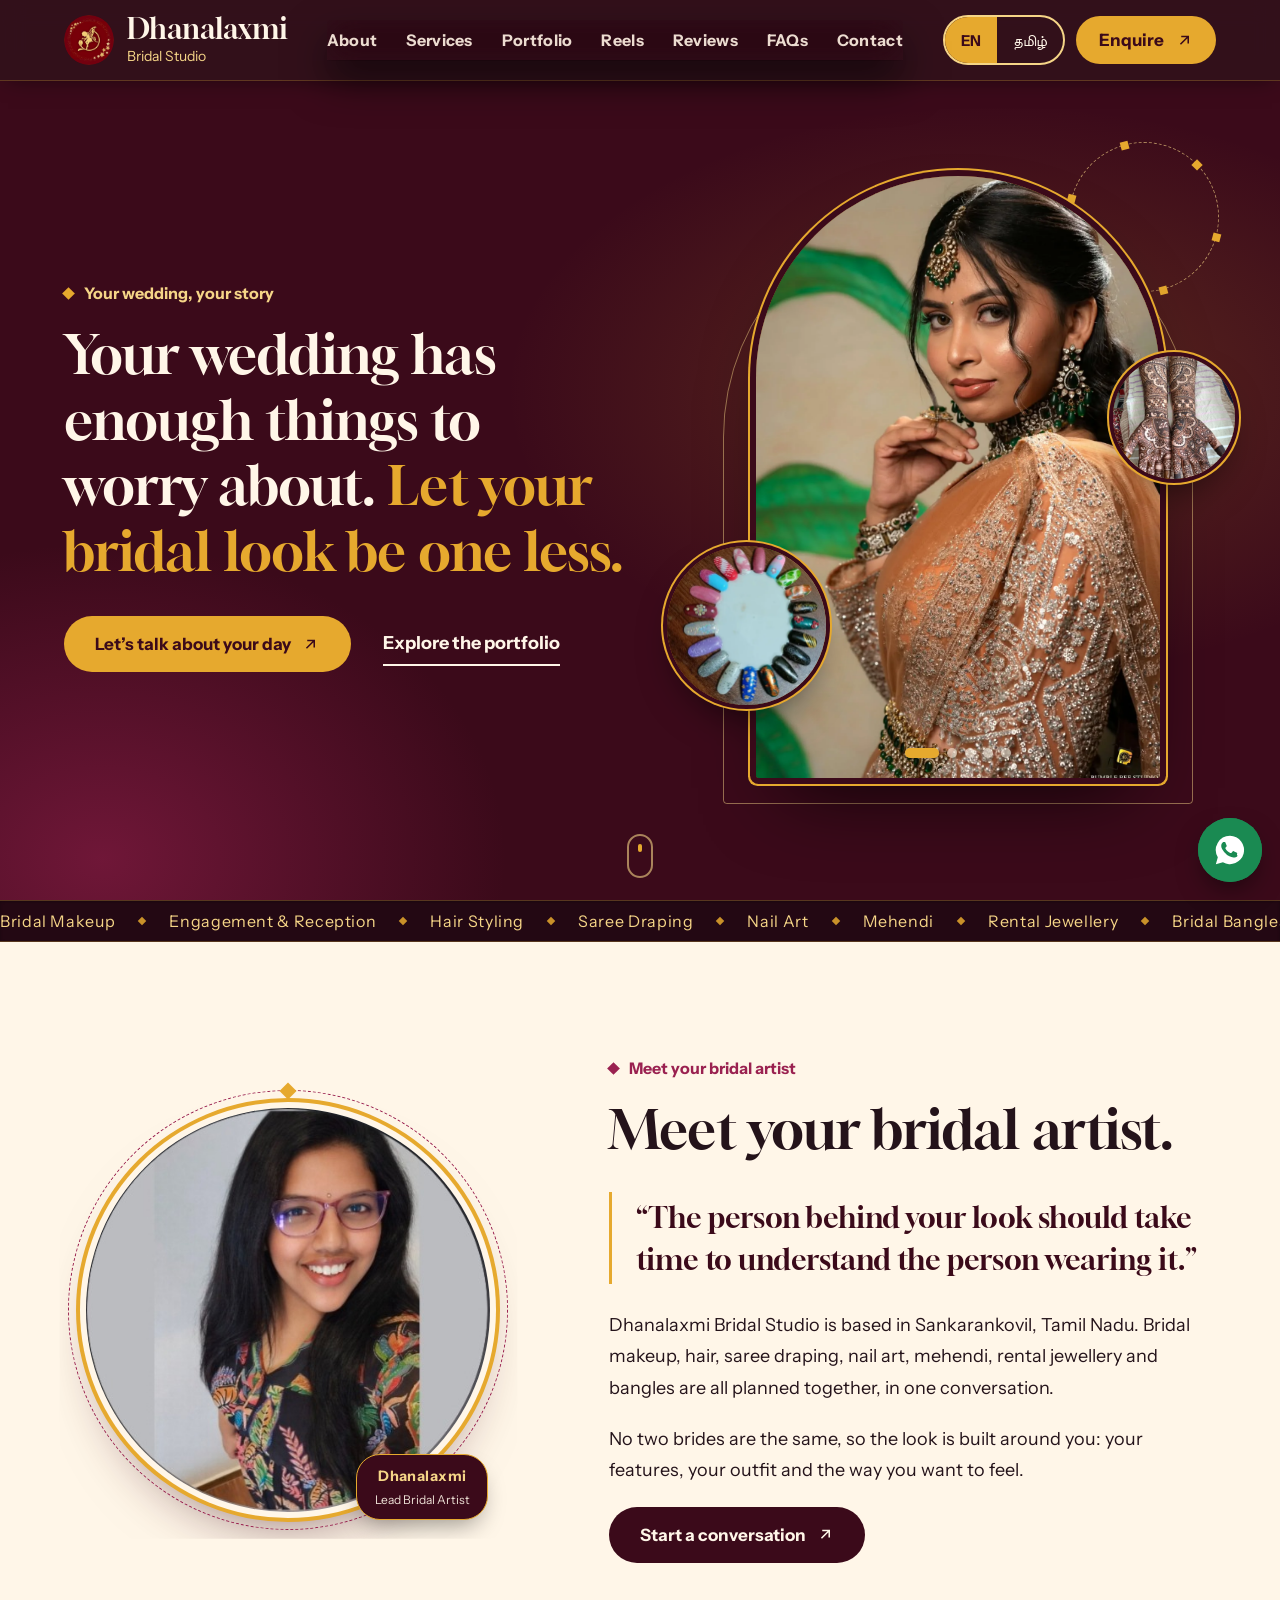
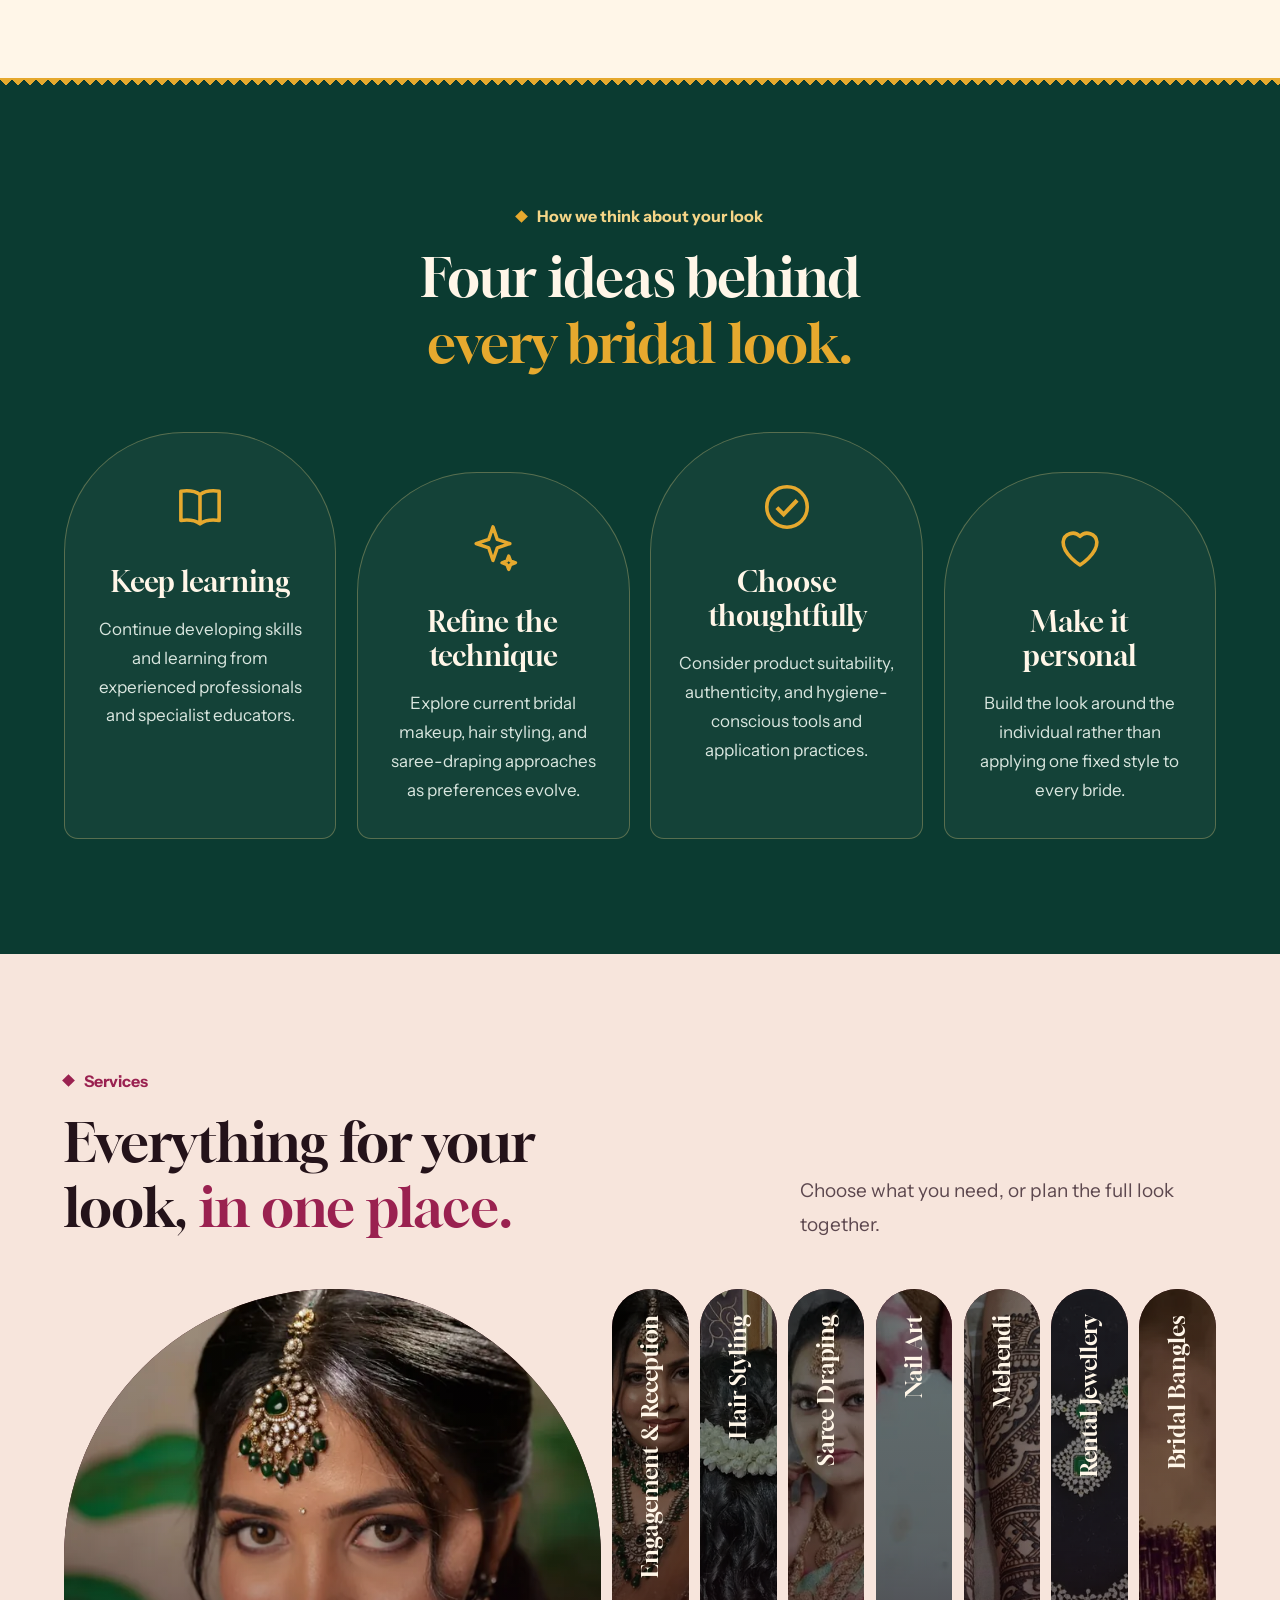
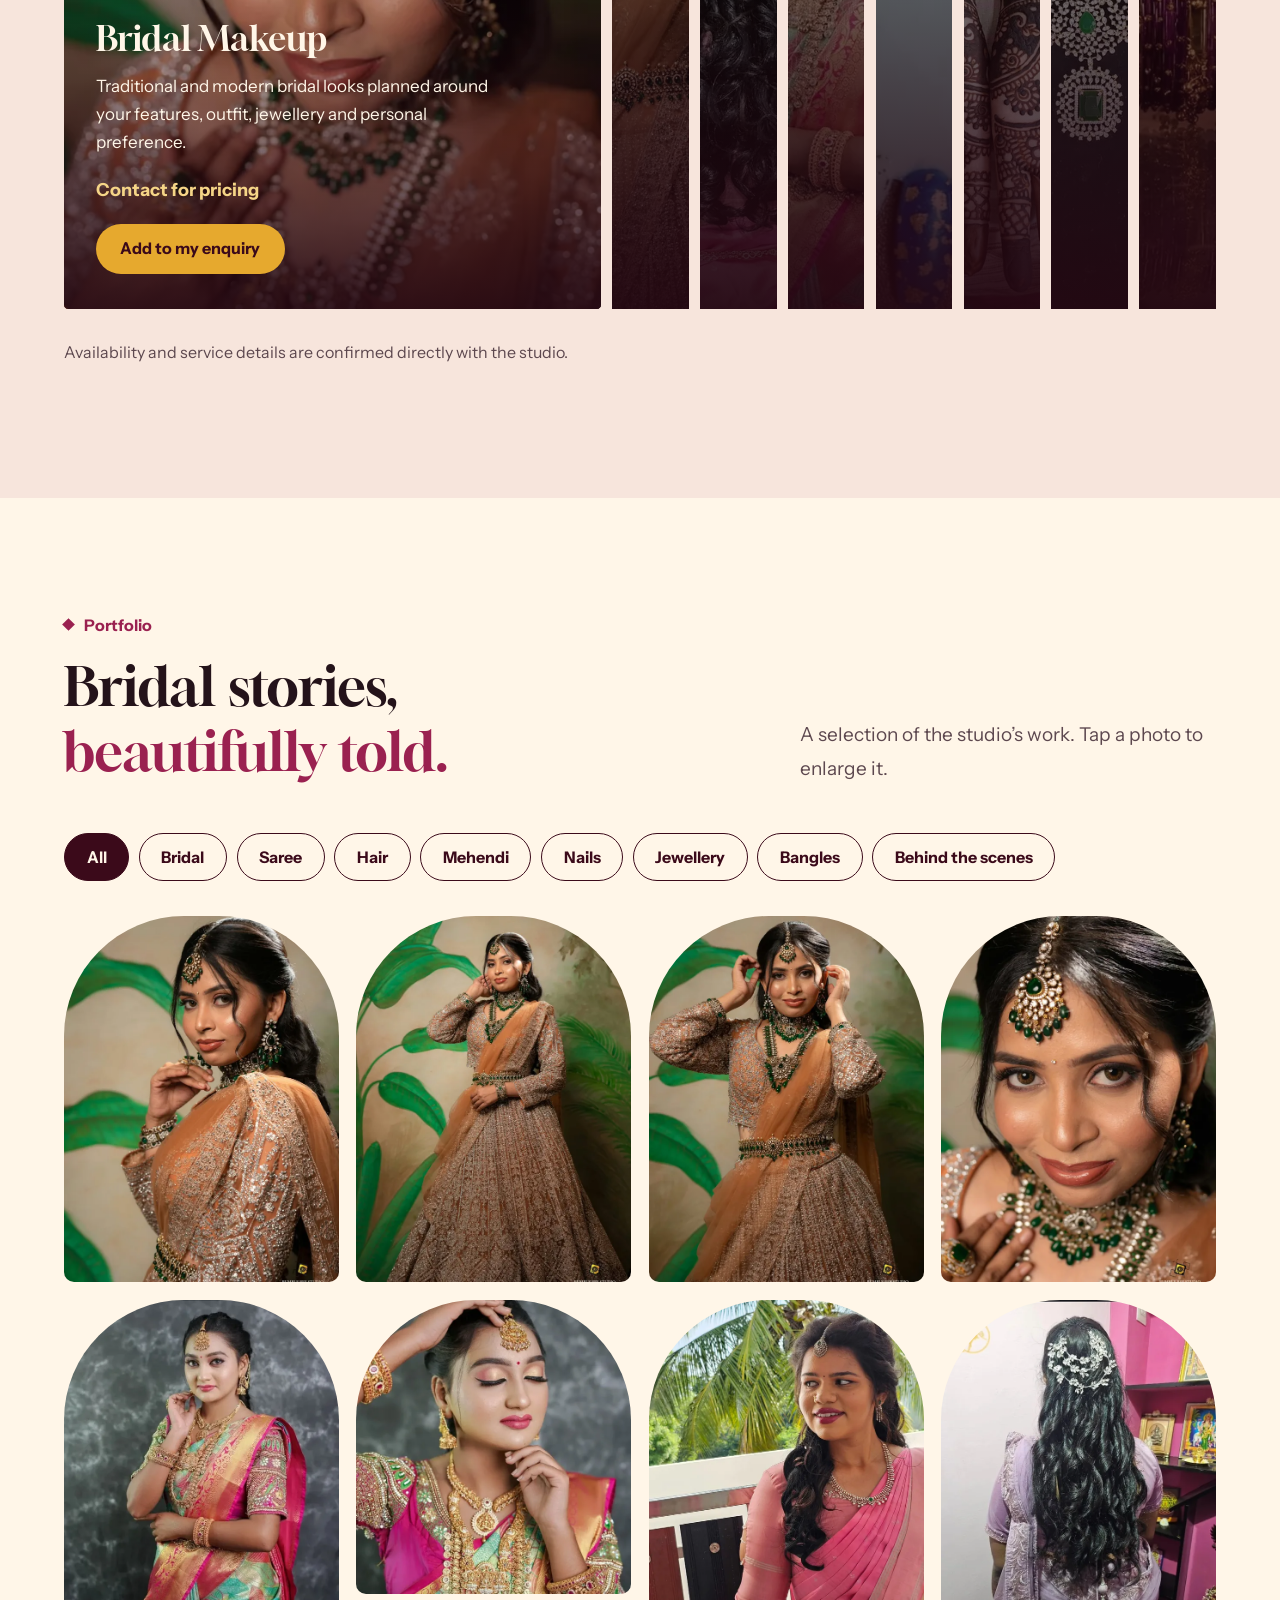
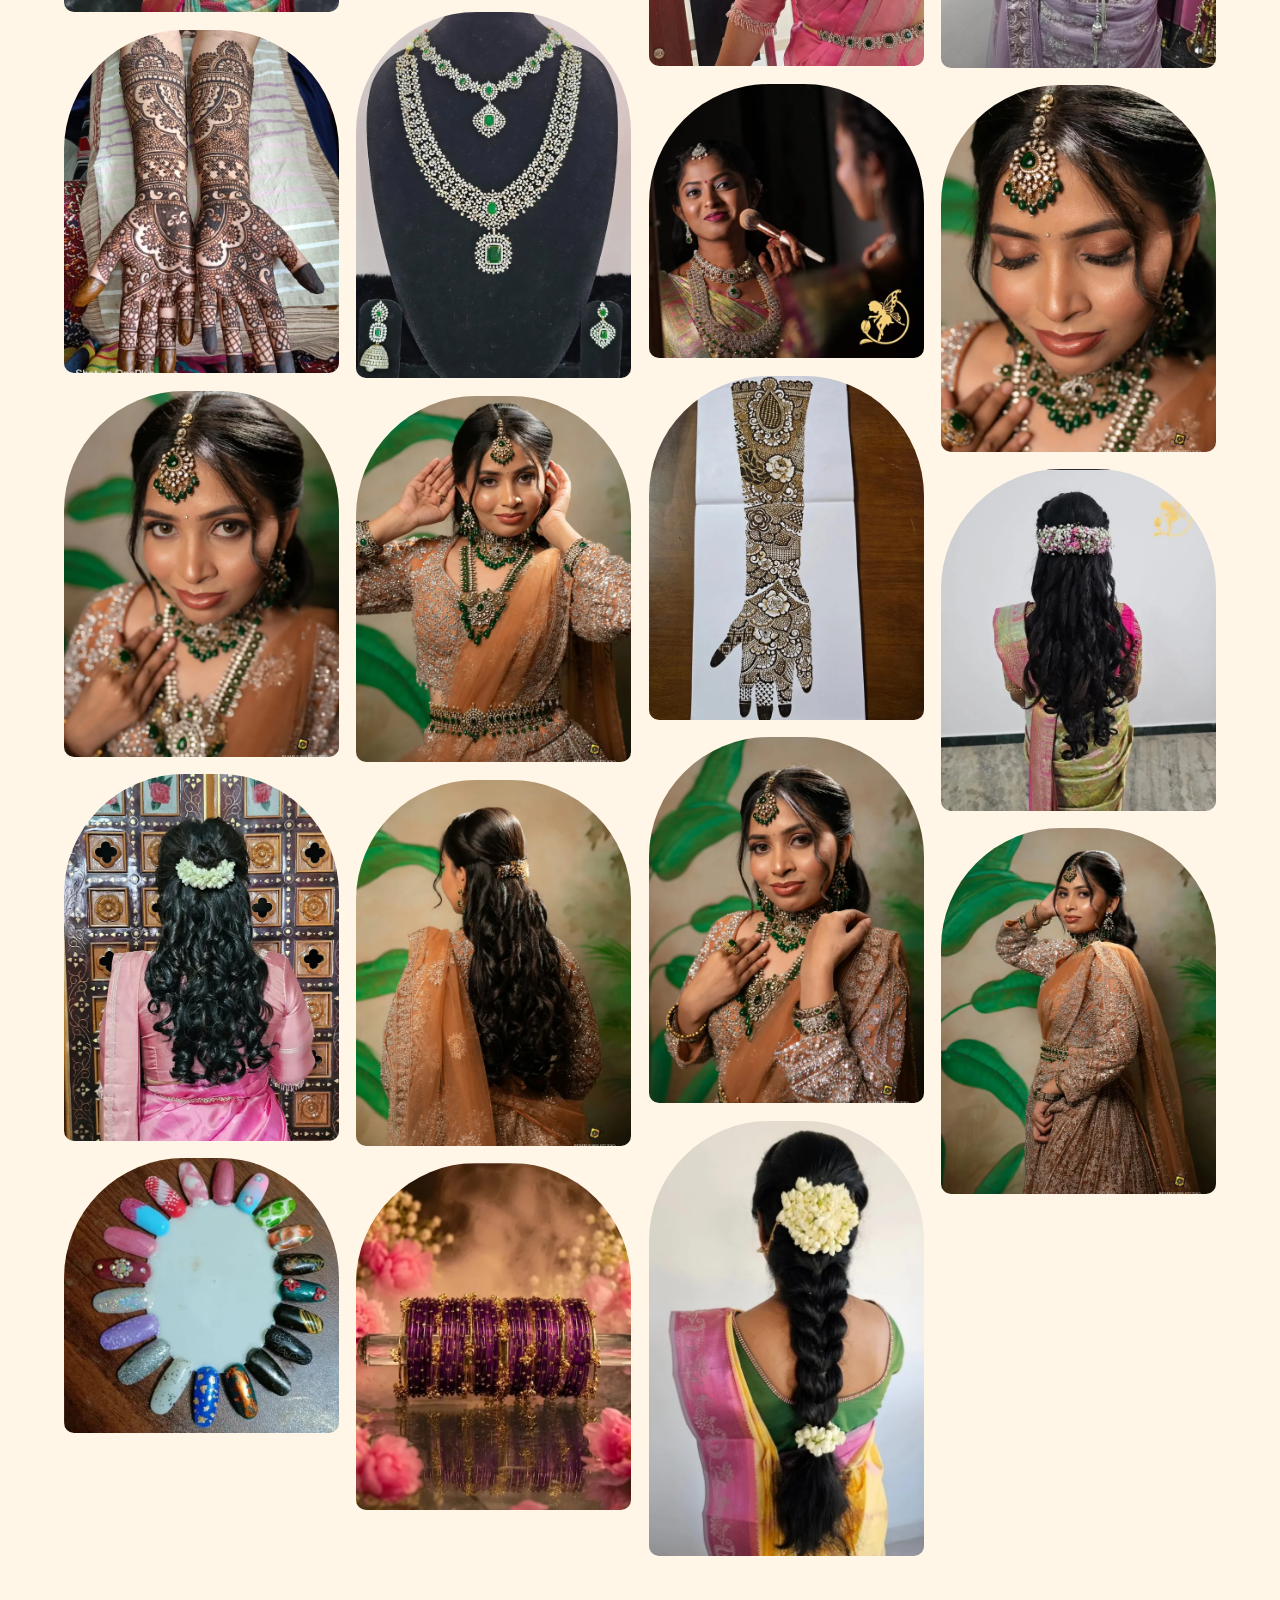
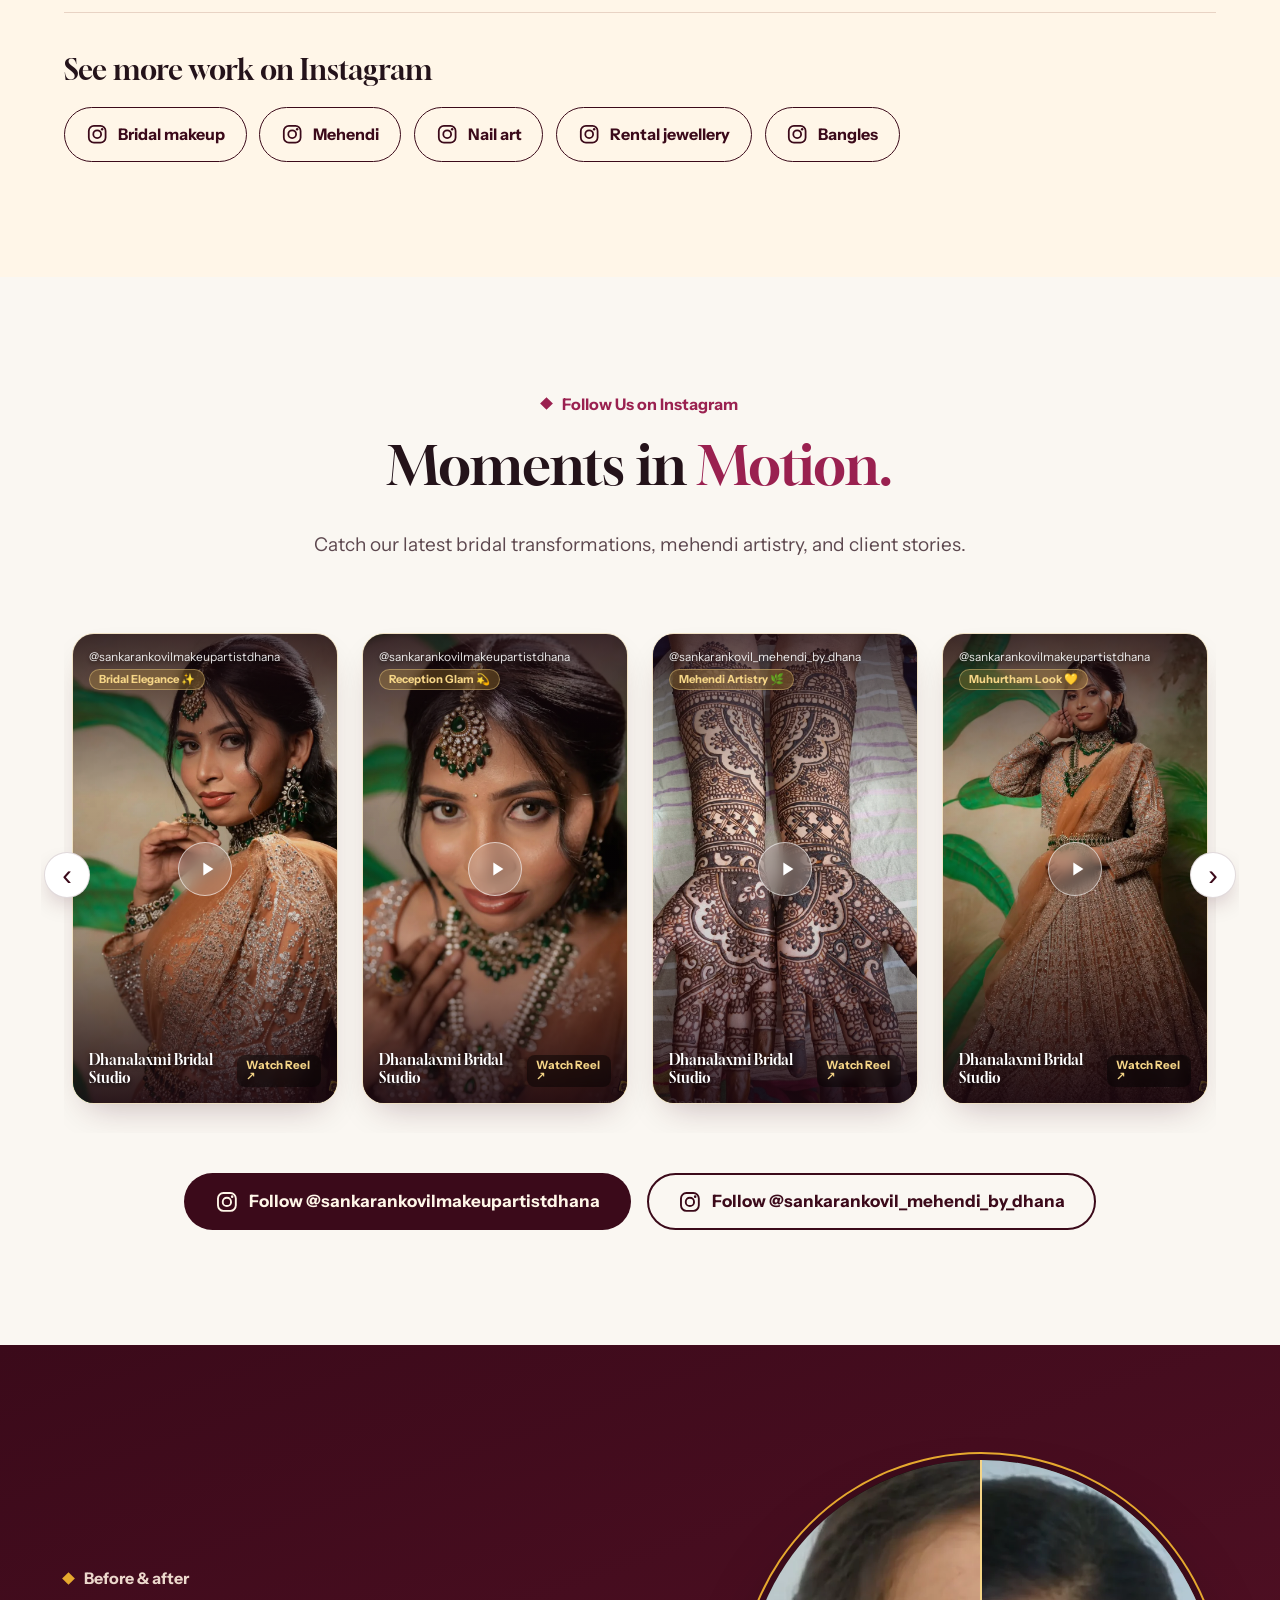
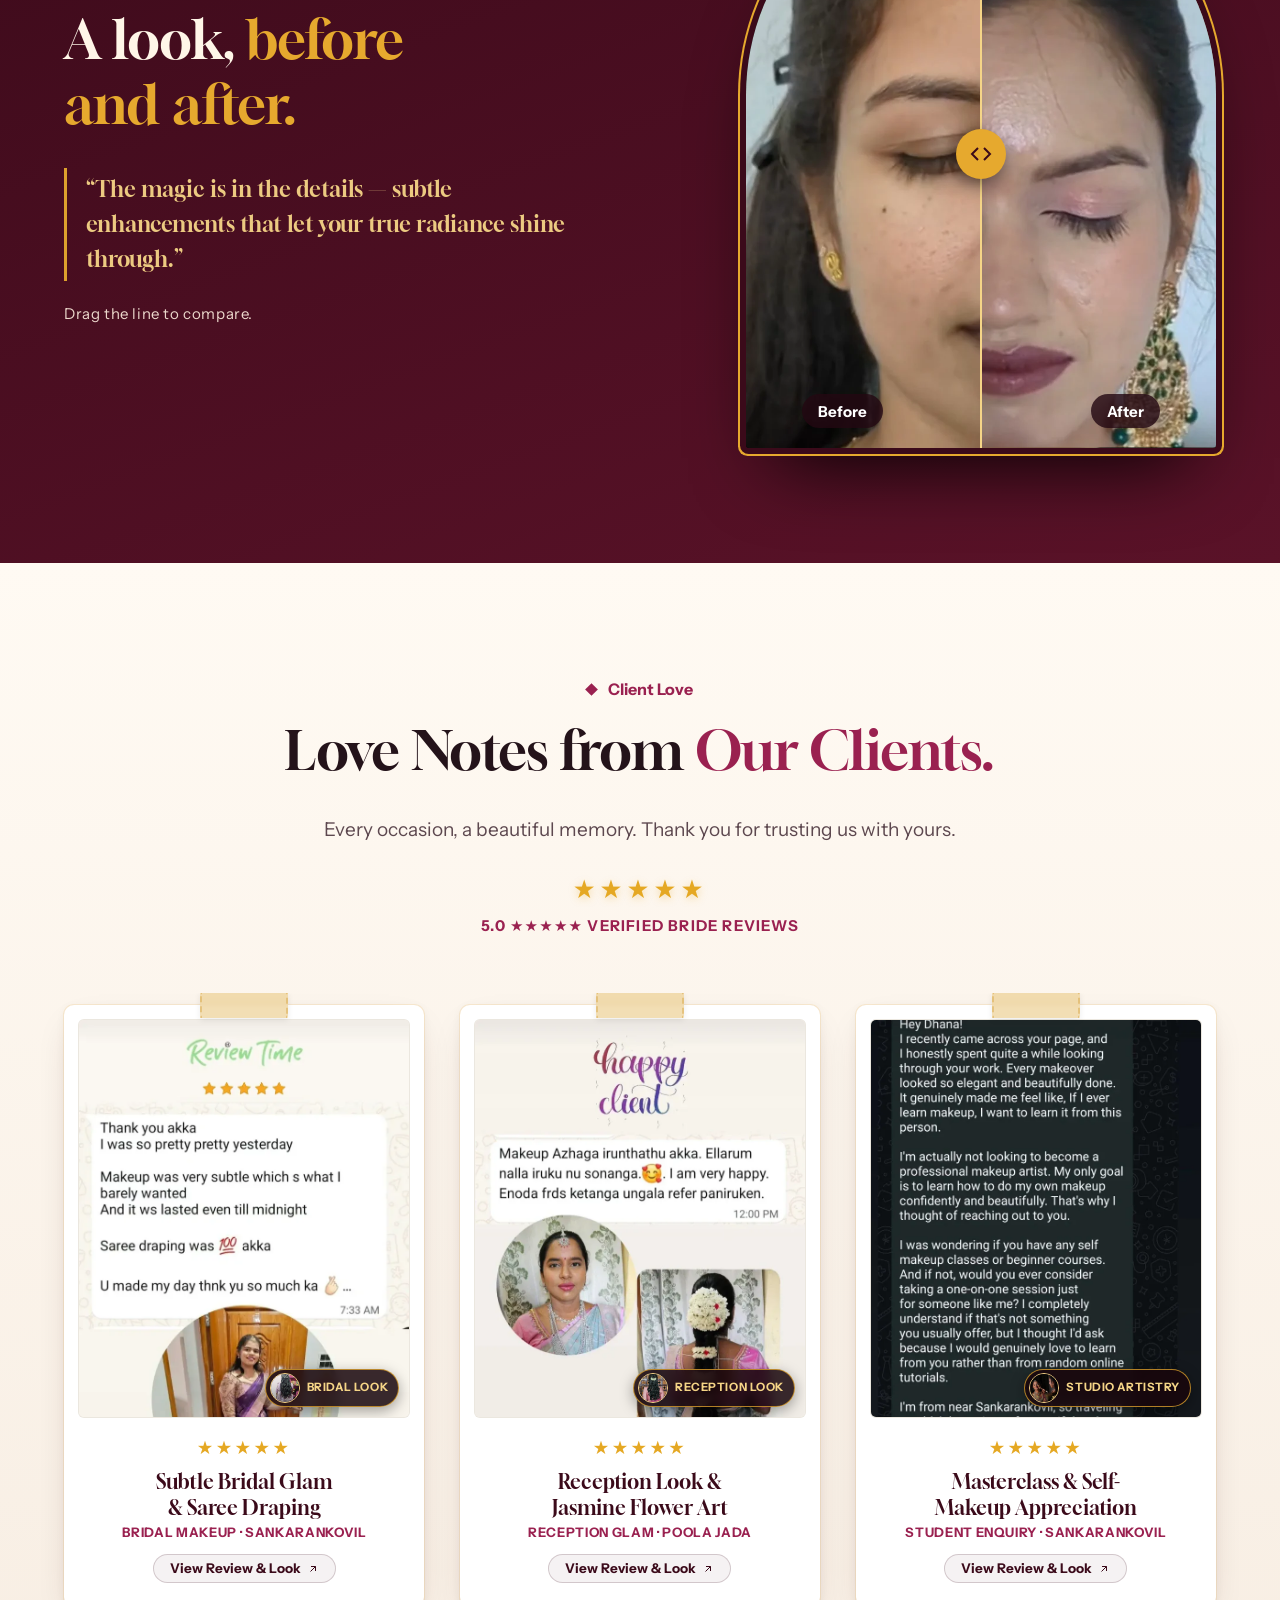
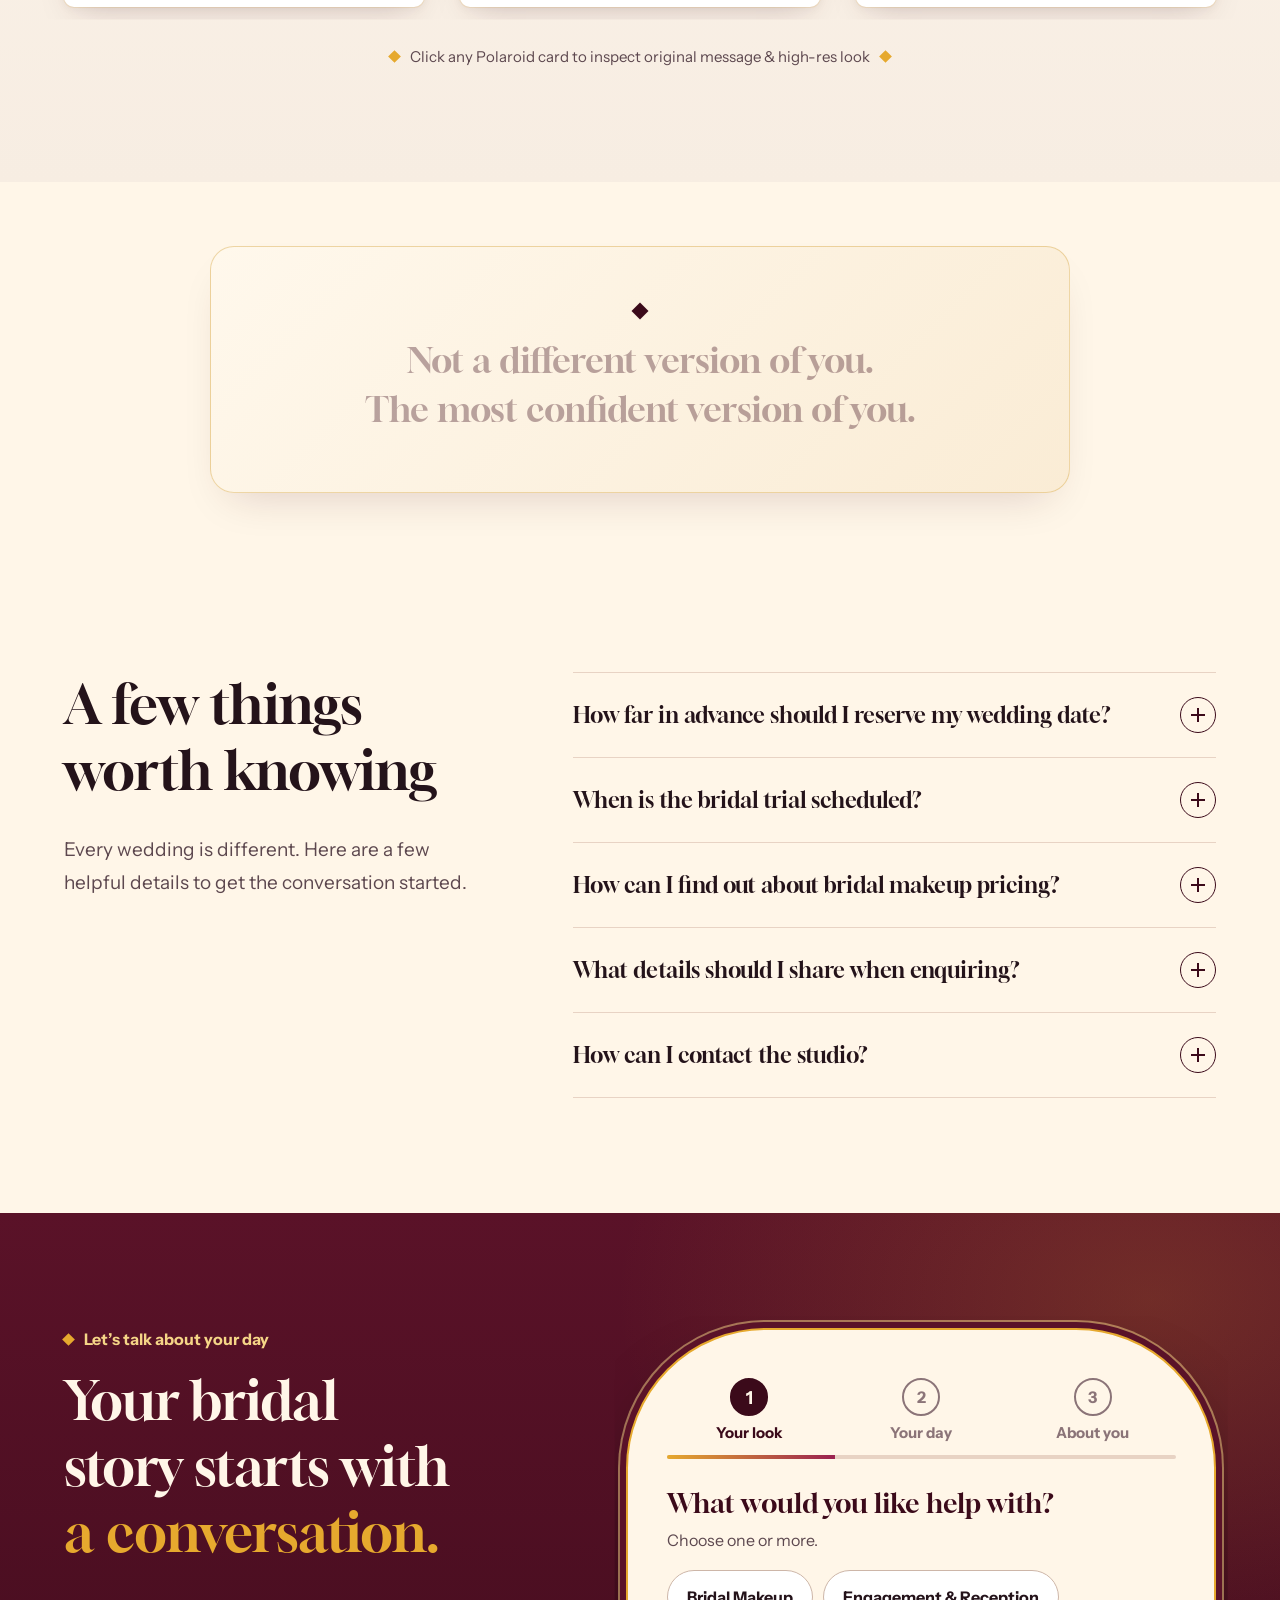
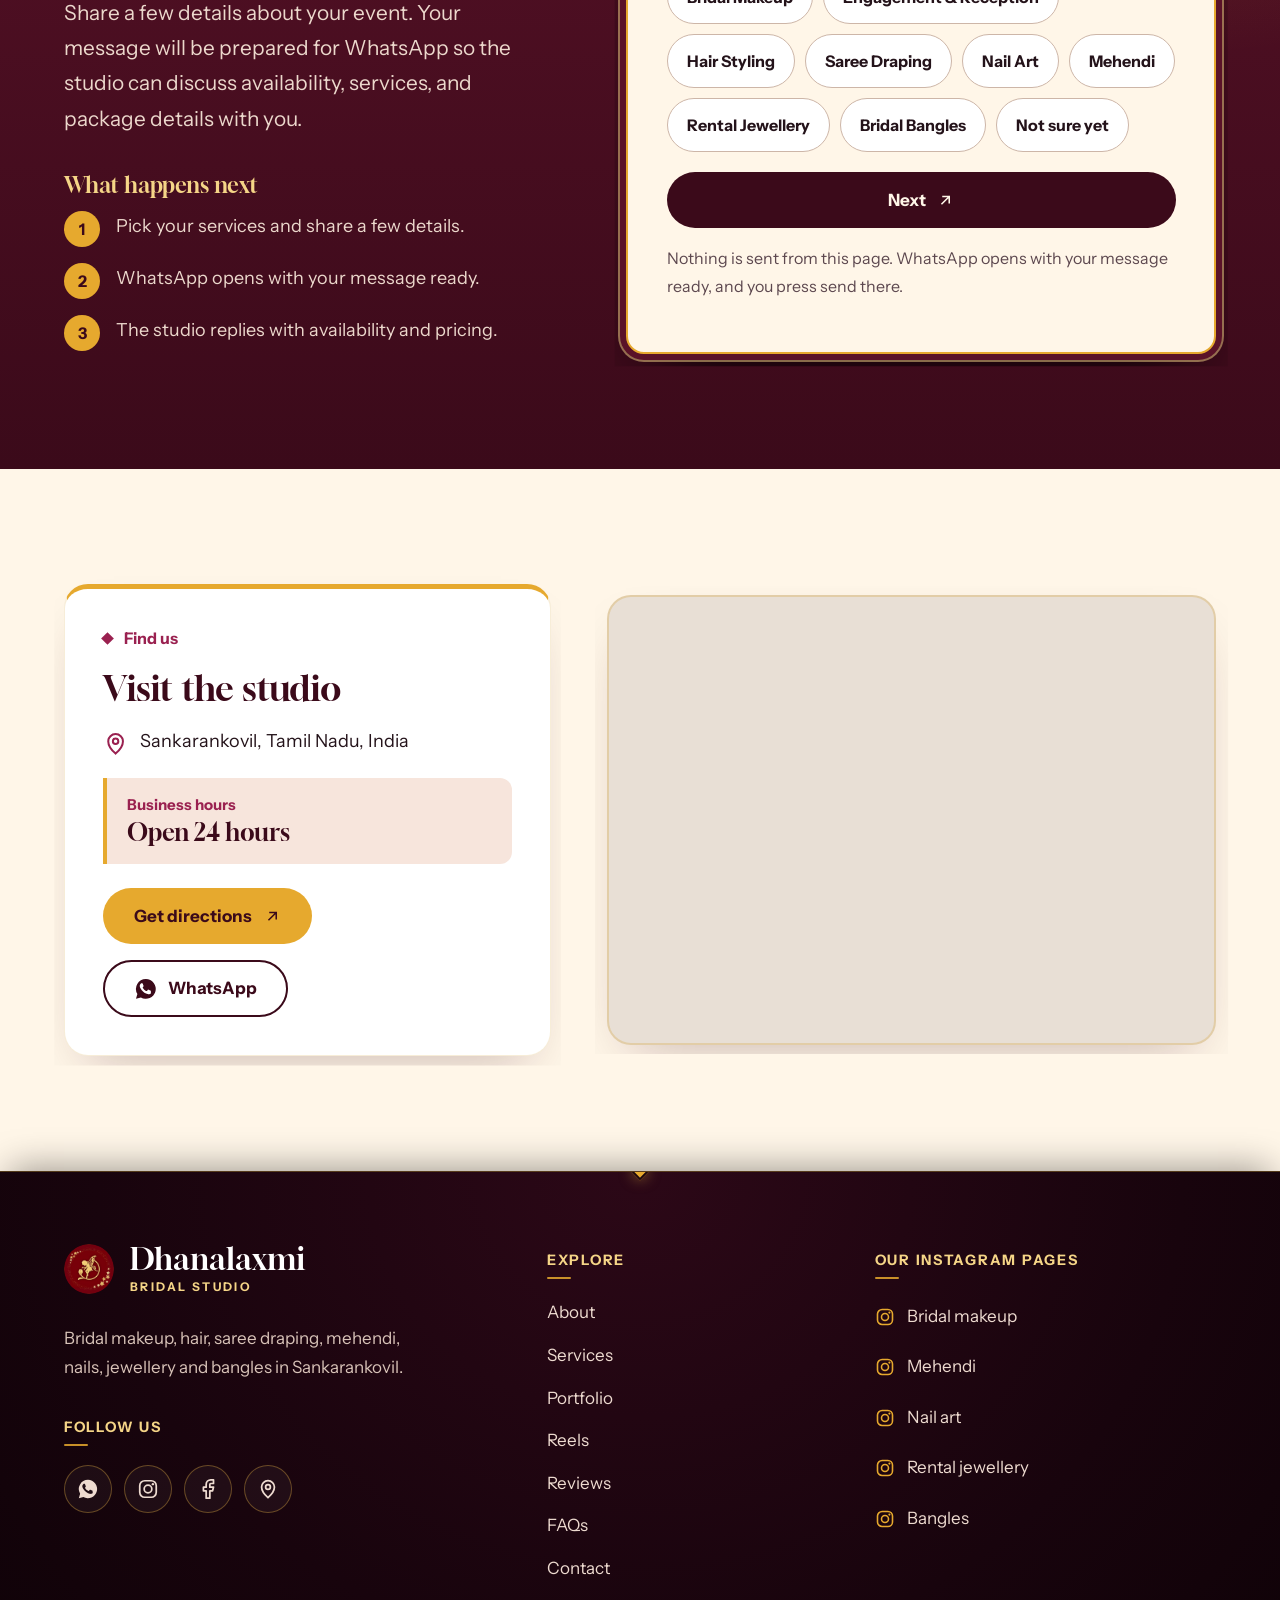
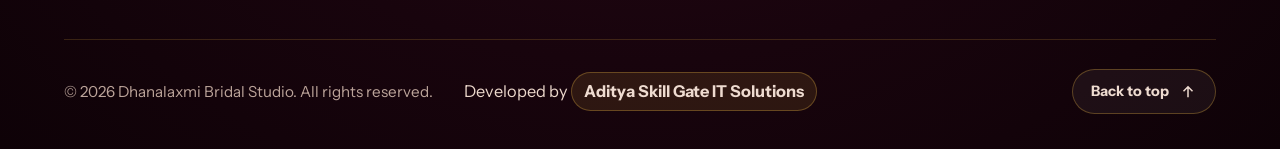
<file: site/index.html>
<!doctype html>
<html lang="en">
<head>
<meta charset="utf-8">
<meta name="viewport" content="width=device-width, initial-scale=1">
<title>Dhanalaxmi Bridal Studio | Bridal Makeup in Sankarankovil, Tamil Nadu</title>
<meta name="description" content="Dhanalaxmi Bridal Studio in Sankarankovil, Tamil Nadu. Bridal makeup, hair styling, saree draping, nail art, mehendi, rental jewellery and bangles. Enquire on WhatsApp.">
<meta name="theme-color" content="#3b0a1a">
<meta property="og:type" content="website"><meta property="og:title" content="Dhanalaxmi Bridal Studio | Sankarankovil">
<meta property="og:description" content="Your wedding has enough things to worry about. Let your bridal look be one less.">
<meta property="og:image" content="assets/images/bridal-01-lg.webp"><meta property="og:locale" content="en_IN"><meta property="og:locale:alternate" content="ta_IN">
<!-- Before launch: add <link rel="canonical" href="https://YOUR-DOMAIN/"> and make og:image an absolute URL (see README). -->
<link rel="icon" type="image/png" href="assets/favicon.png">
<script>document.documentElement.classList.add("js")</script>
<link rel="stylesheet" href="css/style.css">
<script type="application/ld+json">{"@context":"https://schema.org","@type":"BeautySalon","name":"Dhanalaxmi Bridal Studio","telephone":"+91 97912 30730","address":{"@type":"PostalAddress","addressLocality":"Sankarankovil","addressRegion":"Tamil Nadu","addressCountry":"IN"},"sameAs":["https://www.instagram.com/sankarankovilmakeupartistdhana/","https://www.instagram.com/sankarankovil_mehendi_by_dhana/","https://www.instagram.com/dhanalaxmi_nail_artistry/","https://www.instagram.com/sankarankovil_rental_jewellery/","https://www.instagram.com/sparklenest_by_dhanalaxmi/"]}</script>
</head>
<body>
<div class="loader" aria-hidden="true"><div class="loader-in"><img src="assets/logo.png" alt="" width="96" height="96"><span class="loader-line"></span></div></div>
<div class="progress" aria-hidden="true"><i id="progress"></i></div>
<a class="skip" href="#main" data-i18n="skip">Skip to content</a>

<header class="site-header" id="top">
  <div class="header-row">
    <a class="brand" href="#home" aria-label="Dhanalaxmi Bridal Studio"><img src="assets/logo.png" alt="" width="50" height="50"><span class="brand-text"><strong>Dhanalaxmi</strong><small data-i18n="brand.sub">Bridal Studio</small></span></a>
    <nav id="nav" class="nav" aria-label="Main navigation" data-i18n-aria="nav.label">
      <a href="#about" data-i18n="nav.about">About</a><a href="#services" data-i18n="nav.services">Services</a><a href="#portfolio" data-i18n="nav.portfolio">Portfolio</a><a href="#reels" data-i18n="nav.reels">Reels</a><a href="#reviews" data-i18n="nav.reviews">Reviews</a><a href="#faq" data-i18n="nav.faq">FAQs</a><a href="#contact" data-i18n="nav.contact">Contact</a>
    </nav>
    <div class="header-tools">
      <div class="lang" role="group" aria-label="Language" data-i18n-aria="lang.label"><button type="button" data-lang="en" aria-pressed="true">EN</button><button type="button" data-lang="ta" aria-pressed="false" lang="ta">தமிழ்</button></div>
      <a class="btn btn-gold head-cta" href="#contact"><span data-i18n="nav.cta">Enquire</span> <svg class="arr" aria-hidden="true"><use href="#arr"/></svg></a>
      <button type="button" class="menu-btn" aria-expanded="false" aria-controls="nav" aria-label="Menu" data-i18n-aria="nav.menu"><span></span><span></span><span></span></button>
    </div>
  </div>
</header>

<main id="main">
<!-- HERO -->
<section class="hero" id="home">
  <div class="sparkles" id="sparkles" aria-hidden="true"></div>
  <div class="hero-grid">
    <div class="hero-copy">
      <p class="kicker r1"><i class="dia" aria-hidden="true"></i><span data-i18n="hero.eyebrow">Your wedding, your story</span></p>
      <h1 class="r2" data-i18n-html="hero.h1.html">Your wedding has enough things to worry about. <em>Let your bridal look be one less.</em></h1>
     
      <div class="hero-actions r4"><a class="btn btn-gold" href="#contact"><span data-i18n="hero.cta1">Let’s talk about your day</span> <svg class="arr" aria-hidden="true"><use href="#arr"/></svg></a><a class="link-line light" href="#portfolio"><span data-i18n="hero.cta2">Explore the portfolio</span></a></div>
    </div>
    <div class="stage" id="stage">
      <div class="arch arch-back" data-depth="-14" aria-hidden="true"></div>
      <div class="ring" data-depth="10" aria-hidden="true"><i></i><i></i><i></i><i></i><i></i><i></i></div>
      <div class="arch arch-main">
        <div class="slides"><img class="slide on" src="assets/images/bridal-01-lg.webp" alt="" data-i18n-alt="alt.bridal" width="1400" height="1867" fetchpriority="high"><img class="slide" src="assets/images/bridal-full-02-lg.webp" alt="" data-i18n-alt="alt.bridal" width="1400" height="1867"><img class="slide" src="assets/images/bridal-closeup-01-lg.webp" alt="" data-i18n-alt="alt.bridal" width="1400" height="1867"><img class="slide" src="assets/images/saree-pink-01-lg.webp" alt="" data-i18n-alt="alt.bridal" width="1400" height="1867"><img class="slide" src="assets/images/bridal-03-lg.webp" alt="" data-i18n-alt="alt.bridal" width="1400" height="1867"></div>
        <div class="dots" role="group" aria-label="Photos" data-i18n-aria="hero.slide"><button type="button" class="dot on" data-slide="0" aria-label="1"></button><button type="button" class="dot" data-slide="1" aria-label="2"></button><button type="button" class="dot" data-slide="2" aria-label="3"></button><button type="button" class="dot" data-slide="3" aria-label="4"></button><button type="button" class="dot" data-slide="4" aria-label="5"></button></div>
      </div>
      <div class="orb orb-a" data-depth="26" aria-hidden="true"><img class="on" src="assets/images/nail-art-sm.webp" alt="" width="640" height="640"><img src="assets/images/bangles-purple-sm.webp" alt="" width="640" height="800"></div>
      <div class="orb orb-b" data-depth="-22" aria-hidden="true"><img class="on" src="assets/images/mehendi-hands-sm.webp" alt="" width="640" height="800"><img src="assets/images/jewellery-set-sm.webp" alt="" width="640" height="800"></div>
    </div>
  </div>
  <a class="scroll-cue" href="#about" aria-label="Scroll" data-i18n-aria="hero.scroll"><i></i></a>
</section>

<div class="marq" aria-hidden="true"><div class="marq-track"><div class="marq-set"><span data-i18n="svc.bridal.name"></span><i class="dia" aria-hidden="true"></i><span data-i18n="svc.occasion.name"></span><i class="dia" aria-hidden="true"></i><span data-i18n="svc.hair.name"></span><i class="dia" aria-hidden="true"></i><span data-i18n="svc.saree.name"></span><i class="dia" aria-hidden="true"></i><span data-i18n="svc.nails.name"></span><i class="dia" aria-hidden="true"></i><span data-i18n="svc.mehendi.name"></span><i class="dia" aria-hidden="true"></i><span data-i18n="svc.jewellery.name"></span><i class="dia" aria-hidden="true"></i><span data-i18n="svc.bangles.name"></span><i class="dia" aria-hidden="true"></i></div><div class="marq-set"><span data-i18n="svc.bridal.name"></span><i class="dia" aria-hidden="true"></i><span data-i18n="svc.occasion.name"></span><i class="dia" aria-hidden="true"></i><span data-i18n="svc.hair.name"></span><i class="dia" aria-hidden="true"></i><span data-i18n="svc.saree.name"></span><i class="dia" aria-hidden="true"></i><span data-i18n="svc.nails.name"></span><i class="dia" aria-hidden="true"></i><span data-i18n="svc.mehendi.name"></span><i class="dia" aria-hidden="true"></i><span data-i18n="svc.jewellery.name"></span><i class="dia" aria-hidden="true"></i><span data-i18n="svc.bangles.name"></span><i class="dia" aria-hidden="true"></i></div></div></div>

<!-- ABOUT -->
<section class="section about" id="about">
  <div class="wrap about-grid">
    <figure class="about-fig" data-rv="up">
      <span class="orbit" aria-hidden="true"><i></i></span>
      <div class="about-img"><img src="assets/images/artist.jpg" alt="Portrait of Dhanalaxmi, bridal artist smiling" data-i18n-alt="about.alt" width="478" height="478" loading="lazy"></div>
      <div class="about-tag" aria-hidden="true"><strong>Dhanalaxmi</strong><span>Lead Bridal Artist</span></div>
    </figure>
    <div class="about-copy" data-rv="up">
      <p class="kicker dark"><i class="dia" aria-hidden="true"></i><span data-i18n="about.eyebrow">Meet your bridal artist</span></p>
      <h2 data-i18n="about.h2">Meet your bridal artist.</h2>
      <blockquote class="pull" data-i18n="about.quote">“The person behind your look should take time to understand the person wearing it.”</blockquote>
      <p data-i18n="about.p1">Dhanalaxmi Bridal Studio is based in Sankarankovil, Tamil Nadu.</p>
      <p data-i18n="about.p2">No two brides are the same.</p>
      <a class="btn btn-maroon" href="#contact"><span data-i18n="about.cta">Start a conversation</span> <svg class="arr" aria-hidden="true"><use href="#arr"/></svg></a>
    </div>
  </div>
</section>

<!-- APPROACH -->
<section class="section approach" id="principles">
  <div class="zari" aria-hidden="true"></div>
  <div class="wrap">
    <header class="center-head" data-rv="up"><p class="kicker center"><i class="dia" aria-hidden="true"></i><span data-i18n="pr.eyebrow">How we think about your look</span></p>
      <h2 data-i18n-html="pr.h2.html">Four ideas behind <em>every bridal look.</em></h2></header>
    <ul class="pillars" data-rv="stagger"><li class="pillar"><svg class="p-ico" aria-hidden="true"><use href="#book"/></svg><h3 data-i18n="pr.1.t"></h3><p data-i18n="pr.1.d"></p></li><li class="pillar"><svg class="p-ico" aria-hidden="true"><use href="#spark"/></svg><h3 data-i18n="pr.2.t"></h3><p data-i18n="pr.2.d"></p></li><li class="pillar"><svg class="p-ico" aria-hidden="true"><use href="#check"/></svg><h3 data-i18n="pr.3.t"></h3><p data-i18n="pr.3.d"></p></li><li class="pillar"><svg class="p-ico" aria-hidden="true"><use href="#heart"/></svg><h3 data-i18n="pr.4.t"></h3><p data-i18n="pr.4.d"></p></li></ul>
  </div>
</section>

<!-- SERVICES -->
<section class="section services" id="services">
  <div class="wrap">
    <header class="split-head" data-rv="up"><div><p class="kicker dark"><i class="dia" aria-hidden="true"></i><span data-i18n="svc.eyebrow">Services</span></p>
      <h2 data-i18n-html="svc.h2.html">Everything for your look, <em>in one place.</em></h2></div>
      <p class="sec-intro" data-i18n="svc.intro">Choose what you need, or plan the full look together.</p></header>
    <div class="panels" id="panels" data-rv="up">
        <article class="panel is-on" data-id="bridal">
          <img src="assets/images/bridal-closeup-01-sm.webp" alt="" data-i18n-alt="alt.bridal" width="640" height="800" loading="lazy">
          <div class="panel-in">
          <button type="button" class="panel-tab" aria-expanded="true" aria-controls="pb-bridal"><span class="pt-name" data-i18n="svc.bridal.name"></span><span class="pt-plus" aria-hidden="true"></span></button>
          <div class="panel-body" id="pb-bridal">
            <p class="pb-desc" data-i18n="svc.bridal.desc"></p>
            <p class="pb-price" data-i18n="svc.price">Contact for pricing</p>
            <div class="pb-actions">
              <button type="button" class="btn btn-gold btn-small" data-add="bridal"><span data-i18n="svc.add">Add to my enquiry</span></button>
              
            </div>
          </div>
          </div>
        </article>
        <article class="panel" data-id="occasion">
          <img src="assets/images/bridal-full-04-sm.webp" alt="" data-i18n-alt="alt.bridal" width="640" height="800" loading="lazy">
          <div class="panel-in">
          <button type="button" class="panel-tab" aria-expanded="false" aria-controls="pb-occasion"><span class="pt-name" data-i18n="svc.occasion.name"></span><span class="pt-plus" aria-hidden="true"></span></button>
          <div class="panel-body" id="pb-occasion">
            <p class="pb-desc" data-i18n="svc.occasion.desc"></p>
            <p class="pb-price" data-i18n="svc.price">Contact for pricing</p>
            <div class="pb-actions">
              <button type="button" class="btn btn-gold btn-small" data-add="occasion"><span data-i18n="svc.add">Add to my enquiry</span></button>
              
            </div>
          </div>
          </div>
        </article>
        <article class="panel" data-id="hair">
          <img src="assets/images/hair-floral-back-sm.webp" alt="" data-i18n-alt="alt.hair" width="640" height="800" loading="lazy">
          <div class="panel-in">
          <button type="button" class="panel-tab" aria-expanded="false" aria-controls="pb-hair"><span class="pt-name" data-i18n="svc.hair.name"></span><span class="pt-plus" aria-hidden="true"></span></button>
          <div class="panel-body" id="pb-hair">
            <p class="pb-desc" data-i18n="svc.hair.desc"></p>
            <p class="pb-price" data-i18n="svc.price">Contact for pricing</p>
            <div class="pb-actions">
              <button type="button" class="btn btn-gold btn-small" data-add="hair"><span data-i18n="svc.add">Add to my enquiry</span></button>
              
            </div>
          </div>
          </div>
        </article>
        <article class="panel" data-id="saree">
          <img src="assets/images/saree-pink-01-sm.webp" alt="" data-i18n-alt="alt.saree" width="640" height="800" loading="lazy">
          <div class="panel-in">
          <button type="button" class="panel-tab" aria-expanded="false" aria-controls="pb-saree"><span class="pt-name" data-i18n="svc.saree.name"></span><span class="pt-plus" aria-hidden="true"></span></button>
          <div class="panel-body" id="pb-saree">
            <p class="pb-desc" data-i18n="svc.saree.desc"></p>
            <p class="pb-price" data-i18n="svc.price">Contact for pricing</p>
            <div class="pb-actions">
              <button type="button" class="btn btn-gold btn-small" data-add="saree"><span data-i18n="svc.add">Add to my enquiry</span></button>
              
            </div>
          </div>
          </div>
        </article>
        <article class="panel" data-id="nails">
          <img src="assets/images/nail-art-sm.webp" alt="" data-i18n-alt="alt.nails" width="640" height="800" loading="lazy">
          <div class="panel-in">
          <button type="button" class="panel-tab" aria-expanded="false" aria-controls="pb-nails"><span class="pt-name" data-i18n="svc.nails.name"></span><span class="pt-plus" aria-hidden="true"></span></button>
          <div class="panel-body" id="pb-nails">
            <p class="pb-desc" data-i18n="svc.nails.desc"></p>
            <p class="pb-price" data-i18n="svc.price">Contact for pricing</p>
            <div class="pb-actions">
              <button type="button" class="btn btn-gold btn-small" data-add="nails"><span data-i18n="svc.add">Add to my enquiry</span></button>
              <a class="link-line light" href="#" data-ig="nails" target="_blank" rel="noopener noreferrer"><span data-i18n="svc.more">See more on Instagram</span> <svg class="arr" aria-hidden="true"><use href="#arr"/></svg></a>
            </div>
          </div>
          </div>
        </article>
        <article class="panel" data-id="mehendi">
          <img src="assets/images/mehendi-hands-sm.webp" alt="" data-i18n-alt="alt.mehendi" width="640" height="800" loading="lazy">
          <div class="panel-in">
          <button type="button" class="panel-tab" aria-expanded="false" aria-controls="pb-mehendi"><span class="pt-name" data-i18n="svc.mehendi.name"></span><span class="pt-plus" aria-hidden="true"></span></button>
          <div class="panel-body" id="pb-mehendi">
            <p class="pb-desc" data-i18n="svc.mehendi.desc"></p>
            <p class="pb-price" data-i18n="svc.price">Contact for pricing</p>
            <div class="pb-actions">
              <button type="button" class="btn btn-gold btn-small" data-add="mehendi"><span data-i18n="svc.add">Add to my enquiry</span></button>
              <a class="link-line light" href="#" data-ig="mehendi" target="_blank" rel="noopener noreferrer"><span data-i18n="svc.more">See more on Instagram</span> <svg class="arr" aria-hidden="true"><use href="#arr"/></svg></a>
            </div>
          </div>
          </div>
        </article>
        <article class="panel" data-id="jewellery">
          <img src="assets/images/jewellery-set-sm.webp" alt="" data-i18n-alt="alt.jewellery" width="640" height="800" loading="lazy">
          <div class="panel-in">
          <button type="button" class="panel-tab" aria-expanded="false" aria-controls="pb-jewellery"><span class="pt-name" data-i18n="svc.jewellery.name"></span><span class="pt-plus" aria-hidden="true"></span></button>
          <div class="panel-body" id="pb-jewellery">
            <p class="pb-desc" data-i18n="svc.jewellery.desc"></p>
            <p class="pb-price" data-i18n="svc.price">Contact for pricing</p>
            <div class="pb-actions">
              <button type="button" class="btn btn-gold btn-small" data-add="jewellery"><span data-i18n="svc.add">Add to my enquiry</span></button>
              <a class="link-line light" href="#" data-ig="jewellery" target="_blank" rel="noopener noreferrer"><span data-i18n="svc.more">See more on Instagram</span> <svg class="arr" aria-hidden="true"><use href="#arr"/></svg></a>
            </div>
          </div>
          </div>
        </article>
        <article class="panel" data-id="bangles">
          <img src="assets/images/bangles-purple-sm.webp" alt="" data-i18n-alt="alt.bangles" width="640" height="800" loading="lazy">
          <div class="panel-in">
          <button type="button" class="panel-tab" aria-expanded="false" aria-controls="pb-bangles"><span class="pt-name" data-i18n="svc.bangles.name"></span><span class="pt-plus" aria-hidden="true"></span></button>
          <div class="panel-body" id="pb-bangles">
            <p class="pb-desc" data-i18n="svc.bangles.desc"></p>
            <p class="pb-price" data-i18n="svc.price">Contact for pricing</p>
            <div class="pb-actions">
              <button type="button" class="btn btn-gold btn-small" data-add="bangles"><span data-i18n="svc.add">Add to my enquiry</span></button>
              <a class="link-line light" href="#" data-ig="bangles" target="_blank" rel="noopener noreferrer"><span data-i18n="svc.more">See more on Instagram</span> <svg class="arr" aria-hidden="true"><use href="#arr"/></svg></a>
            </div>
          </div>
          </div>
        </article>
    </div>
    <p class="note" data-i18n="svc.note">Availability and service details are confirmed directly with the studio.</p>
  </div>
</section>

<!-- PORTFOLIO -->
<section class="section portfolio" id="portfolio">
  <div class="wrap">
    <header class="split-head" data-rv="up"><div><p class="kicker dark"><i class="dia" aria-hidden="true"></i><span data-i18n="port.eyebrow">Portfolio</span></p>
      <h2 data-i18n-html="port.h2.html">Bridal stories, <em>beautifully told.</em></h2></div>
      <p class="sec-intro" data-i18n="port.intro">A selection of the studio’s work. Tap a photo to enlarge it.</p></header>
    <div class="chips" role="group" aria-label="Filter photographs" data-i18n-aria="port.filters"><button type="button" class="chip is-on" data-filter="all" aria-pressed="true" data-i18n="f.all"></button><button type="button" class="chip" data-filter="bridal" aria-pressed="false" data-i18n="f.bridal"></button><button type="button" class="chip" data-filter="saree" aria-pressed="false" data-i18n="f.saree"></button><button type="button" class="chip" data-filter="hair" aria-pressed="false" data-i18n="f.hair"></button><button type="button" class="chip" data-filter="mehendi" aria-pressed="false" data-i18n="f.mehendi"></button><button type="button" class="chip" data-filter="nails" aria-pressed="false" data-i18n="f.nails"></button><button type="button" class="chip" data-filter="jewellery" aria-pressed="false" data-i18n="f.jewellery"></button><button type="button" class="chip" data-filter="bangles" aria-pressed="false" data-i18n="f.bangles"></button><button type="button" class="chip" data-filter="artist" aria-pressed="false" data-i18n="f.artist"></button></div>
    <ul class="gallery" id="gallery">
        <li class="g-item" data-cat="bridal"><button type="button" class="g-btn" data-full="assets/images/bridal-01-lg.webp" data-cat-label="f.bridal" data-alt-key="alt.bridal" data-n="1"><img src="assets/images/bridal-01-sm.webp" alt="" loading="lazy" data-i18n-alt="alt.bridal" data-n="1"><span class="g-lab" data-i18n="f.bridal"></span></button></li>
        <li class="g-item" data-cat="saree"><button type="button" class="g-btn" data-full="assets/images/saree-pink-01-lg.webp" data-cat-label="f.saree" data-alt-key="alt.saree" data-n="2"><img src="assets/images/saree-pink-01-sm.webp" alt="" loading="lazy" data-i18n-alt="alt.saree" data-n="2"><span class="g-lab" data-i18n="f.saree"></span></button></li>
        <li class="g-item" data-cat="mehendi"><button type="button" class="g-btn" data-full="assets/images/mehendi-hands-lg.webp" data-cat-label="f.mehendi" data-alt-key="alt.mehendi" data-n="3"><img src="assets/images/mehendi-hands-sm.webp" alt="" loading="lazy" data-i18n-alt="alt.mehendi" data-n="3"><span class="g-lab" data-i18n="f.mehendi"></span></button></li>
        <li class="g-item" data-cat="bridal"><button type="button" class="g-btn" data-full="assets/images/bridal-closeup-01-lg.webp" data-cat-label="f.bridal" data-alt-key="alt.bridal" data-n="4"><img src="assets/images/bridal-closeup-01-sm.webp" alt="" loading="lazy" data-i18n-alt="alt.bridal" data-n="4"><span class="g-lab" data-i18n="f.bridal"></span></button></li>
        <li class="g-item" data-cat="hair"><button type="button" class="g-btn" data-full="assets/images/hair-floral-back-lg.webp" data-cat-label="f.hair" data-alt-key="alt.hair" data-n="5"><img src="assets/images/hair-floral-back-sm.webp" alt="" loading="lazy" data-i18n-alt="alt.hair" data-n="5"><span class="g-lab" data-i18n="f.hair"></span></button></li>
        <li class="g-item" data-cat="nails"><button type="button" class="g-btn" data-full="assets/images/nail-art-lg.webp" data-cat-label="f.nails" data-alt-key="alt.nails" data-n="6"><img src="assets/images/nail-art-sm.webp" alt="" loading="lazy" data-i18n-alt="alt.nails" data-n="6"><span class="g-lab" data-i18n="f.nails"></span></button></li>
        <li class="g-item" data-cat="bridal"><button type="button" class="g-btn" data-full="assets/images/bridal-full-02-lg.webp" data-cat-label="f.bridal" data-alt-key="alt.bridal" data-n="7"><img src="assets/images/bridal-full-02-sm.webp" alt="" loading="lazy" data-i18n-alt="alt.bridal" data-n="7"><span class="g-lab" data-i18n="f.bridal"></span></button></li>
        <li class="g-item" data-cat="saree"><button type="button" class="g-btn" data-full="assets/images/saree-pink-02-lg.webp" data-cat-label="f.saree" data-alt-key="alt.saree" data-n="8"><img src="assets/images/saree-pink-02-sm.webp" alt="" loading="lazy" data-i18n-alt="alt.saree" data-n="8"><span class="g-lab" data-i18n="f.saree"></span></button></li>
        <li class="g-item" data-cat="jewellery"><button type="button" class="g-btn" data-full="assets/images/jewellery-set-lg.webp" data-cat-label="f.jewellery" data-alt-key="alt.jewellery" data-n="9"><img src="assets/images/jewellery-set-sm.webp" alt="" loading="lazy" data-i18n-alt="alt.jewellery" data-n="9"><span class="g-lab" data-i18n="f.jewellery"></span></button></li>
        <li class="g-item" data-cat="bridal"><button type="button" class="g-btn" data-full="assets/images/bridal-03-lg.webp" data-cat-label="f.bridal" data-alt-key="alt.bridal" data-n="10"><img src="assets/images/bridal-03-sm.webp" alt="" loading="lazy" data-i18n-alt="alt.bridal" data-n="10"><span class="g-lab" data-i18n="f.bridal"></span></button></li>
        <li class="g-item" data-cat="hair"><button type="button" class="g-btn" data-full="assets/images/hair-curls-back-lg.webp" data-cat-label="f.hair" data-alt-key="alt.hair" data-n="11"><img src="assets/images/hair-curls-back-sm.webp" alt="" loading="lazy" data-i18n-alt="alt.hair" data-n="11"><span class="g-lab" data-i18n="f.hair"></span></button></li>
        <li class="g-item" data-cat="bangles"><button type="button" class="g-btn" data-full="assets/images/bangles-purple-lg.webp" data-cat-label="f.bangles" data-alt-key="alt.bangles" data-n="12"><img src="assets/images/bangles-purple-sm.webp" alt="" loading="lazy" data-i18n-alt="alt.bangles" data-n="12"><span class="g-lab" data-i18n="f.bangles"></span></button></li>
        <li class="g-item" data-cat="bridal"><button type="button" class="g-btn" data-full="assets/images/bridal-full-04-lg.webp" data-cat-label="f.bridal" data-alt-key="alt.bridal" data-n="13"><img src="assets/images/bridal-full-04-sm.webp" alt="" loading="lazy" data-i18n-alt="alt.bridal" data-n="13"><span class="g-lab" data-i18n="f.bridal"></span></button></li>
        <li class="g-item" data-cat="saree"><button type="button" class="g-btn" data-full="assets/images/saree-pink-03-lg.webp" data-cat-label="f.saree" data-alt-key="alt.saree" data-n="14"><img src="assets/images/saree-pink-03-sm.webp" alt="" loading="lazy" data-i18n-alt="alt.saree" data-n="14"><span class="g-lab" data-i18n="f.saree"></span></button></li>
        <li class="g-item" data-cat="artist"><button type="button" class="g-btn" data-full="assets/images/artist-at-work-lg.webp" data-cat-label="f.artist" data-alt-key="alt.artist" data-n="15"><img src="assets/images/artist-at-work-sm.webp" alt="" loading="lazy" data-i18n-alt="alt.artist" data-n="15"><span class="g-lab" data-i18n="f.artist"></span></button></li>
        <li class="g-item" data-cat="mehendi"><button type="button" class="g-btn" data-full="assets/images/mehendi-sketch-lg.webp" data-cat-label="f.mehendi" data-alt-key="alt.mehendi" data-n="16"><img src="assets/images/mehendi-sketch-sm.webp" alt="" loading="lazy" data-i18n-alt="alt.mehendi" data-n="16"><span class="g-lab" data-i18n="f.mehendi"></span></button></li>
        <li class="g-item" data-cat="bridal"><button type="button" class="g-btn" data-full="assets/images/bridal-02-lg.webp" data-cat-label="f.bridal" data-alt-key="alt.bridal" data-n="17"><img src="assets/images/bridal-02-sm.webp" alt="" loading="lazy" data-i18n-alt="alt.bridal" data-n="17"><span class="g-lab" data-i18n="f.bridal"></span></button></li>
        <li class="g-item" data-cat="hair"><button type="button" class="g-btn" data-full="assets/images/hair-braid-lg.webp" data-cat-label="f.hair" data-alt-key="alt.hair" data-n="18"><img src="assets/images/hair-braid-sm.webp" alt="" loading="lazy" data-i18n-alt="alt.hair" data-n="18"><span class="g-lab" data-i18n="f.hair"></span></button></li>
        <li class="g-item" data-cat="bridal"><button type="button" class="g-btn" data-full="assets/images/bridal-closeup-02-lg.webp" data-cat-label="f.bridal" data-alt-key="alt.bridal" data-n="19"><img src="assets/images/bridal-closeup-02-sm.webp" alt="" loading="lazy" data-i18n-alt="alt.bridal" data-n="19"><span class="g-lab" data-i18n="f.bridal"></span></button></li>
        <li class="g-item" data-cat="hair"><button type="button" class="g-btn" data-full="assets/images/hair-purple-lg.webp" data-cat-label="f.hair" data-alt-key="alt.hair" data-n="20"><img src="assets/images/hair-purple-sm.webp" alt="" loading="lazy" data-i18n-alt="alt.hair" data-n="20"><span class="g-lab" data-i18n="f.hair"></span></button></li>
        <li class="g-item" data-cat="bridal"><button type="button" class="g-btn" data-full="assets/images/bridal-eyes-closed-lg.webp" data-cat-label="f.bridal" data-alt-key="alt.bridal" data-n="21"><img src="assets/images/bridal-eyes-closed-sm.webp" alt="" loading="lazy" data-i18n-alt="alt.bridal" data-n="21"><span class="g-lab" data-i18n="f.bridal"></span></button></li>
        <li class="g-item" data-cat="hair"><button type="button" class="g-btn" data-full="assets/images/hair-floral-02-lg.webp" data-cat-label="f.hair" data-alt-key="alt.hair" data-n="22"><img src="assets/images/hair-floral-02-sm.webp" alt="" loading="lazy" data-i18n-alt="alt.hair" data-n="22"><span class="g-lab" data-i18n="f.hair"></span></button></li>
        <li class="g-item" data-cat="bridal"><button type="button" class="g-btn" data-full="assets/images/bridal-full-01-lg.webp" data-cat-label="f.bridal" data-alt-key="alt.bridal" data-n="23"><img src="assets/images/bridal-full-01-sm.webp" alt="" loading="lazy" data-i18n-alt="alt.bridal" data-n="23"><span class="g-lab" data-i18n="f.bridal"></span></button></li>
    </ul>
    <div class="more-ig"><h3 data-i18n="port.more.h">See more work on Instagram</h3><ul class="ig-list"><li><a href="#" data-ig="main" target="_blank" rel="noopener noreferrer"><svg class="ico" aria-hidden="true"><use href="#ig"/></svg><span data-i18n="ig.main"></span></a></li><li><a href="#" data-ig="mehendi" target="_blank" rel="noopener noreferrer"><svg class="ico" aria-hidden="true"><use href="#ig"/></svg><span data-i18n="ig.mehendi"></span></a></li><li><a href="#" data-ig="nails" target="_blank" rel="noopener noreferrer"><svg class="ico" aria-hidden="true"><use href="#ig"/></svg><span data-i18n="ig.nails"></span></a></li><li><a href="#" data-ig="jewellery" target="_blank" rel="noopener noreferrer"><svg class="ico" aria-hidden="true"><use href="#ig"/></svg><span data-i18n="ig.jewellery"></span></a></li><li><a href="#" data-ig="bangles" target="_blank" rel="noopener noreferrer"><svg class="ico" aria-hidden="true"><use href="#ig"/></svg><span data-i18n="ig.bangles"></span></a></li></ul></div>
  </div>
</section>

<!-- INSTAGRAM REELS -->
<section class="section reels-sec" id="reels">
  <div class="wrap">
    <header class="center-head" data-rv="up">
      <p class="kicker dark center"><i class="dia" aria-hidden="true"></i><span data-i18n="reels.eyebrow">Follow Us on Instagram</span></p>
      <h2 data-i18n-html="reels.h2.html">Moments in <em>Motion.</em></h2>
      <p class="sec-intro" data-i18n="reels.sub">Catch our latest bridal transformations, mehendi artistry, and client stories.</p>
    </header>

    <div class="reels-slider-wrap" data-rv="up">
      <button type="button" class="reel-nav-btn r-prev" id="reelsPrev" aria-label="Previous reels">‹</button>
      <div class="reels-track" id="reelsTrack">
        <!-- Reel 1 -->
        <a class="reel-card" href="https://www.instagram.com/reel/DUqEUdmk2kF/?mdxt=MWdpOHk1MGJpYWoyZw==" target="_blank" rel="noopener noreferrer" aria-label="Open Instagram Reel - Bridal Elegance">
          <div class="reel-media">
            <img src="assets/images/bridal-01-lg.webp" alt="Dhanalaxmi bridal look reel" loading="lazy">
            <div class="reel-overlay"></div>
            <div class="reel-top">
              <span class="reel-handle">@sankarankovilmakeupartistdhana</span>
              <span class="reel-badge">Bridal Elegance ✨</span>
            </div>
            <div class="reel-play-btn" aria-hidden="true">
              <svg viewBox="0 0 24 24"><polygon points="8,5 19,12 8,19" fill="currentColor"/></svg>
            </div>
            <div class="reel-bottom">
              <span class="reel-brand">Dhanalaxmi Bridal Studio</span>
              <span class="reel-link-cue">Watch Reel ↗</span>
            </div>
          </div>
        </a>

        <!-- Reel 2 -->
        <a class="reel-card" href="https://www.instagram.com/reel/DUVetaAkx8j/?rpxt=bGU3NzA3OGd3Y3Q3" target="_blank" rel="noopener noreferrer" aria-label="Open Instagram Reel - Reception Glam">
          <div class="reel-media">
            <img src="assets/images/bridal-closeup-01-lg.webp" alt="Dhanalaxmi reception look reel" loading="lazy">
            <div class="reel-overlay"></div>
            <div class="reel-top">
              <span class="reel-handle">@sankarankovilmakeupartistdhana</span>
              <span class="reel-badge">Reception Glam 💫</span>
            </div>
            <div class="reel-play-btn" aria-hidden="true">
              <svg viewBox="0 0 24 24"><polygon points="8,5 19,12 8,19" fill="currentColor"/></svg>
            </div>
            <div class="reel-bottom">
              <span class="reel-brand">Dhanalaxmi Bridal Studio</span>
              <span class="reel-link-cue">Watch Reel ↗</span>
            </div>
          </div>
        </a>

        <!-- Reel 3 -->
        <a class="reel-card" href="https://www.instagram.com/reel/DS0MIXgjVUh/?psln=MTZid3poN25kaXFjNw==" target="_blank" rel="noopener noreferrer" aria-label="Open Instagram Reel - Mehendi Artistry">
          <div class="reel-media">
            <img src="assets/images/mehendi-hands-lg.webp" alt="Dhanalaxmi bridal mehendi reel" loading="lazy">
            <div class="reel-overlay"></div>
            <div class="reel-top">
              <span class="reel-handle">@sankarankovil_mehendi_by_dhana</span>
              <span class="reel-badge">Mehendi Artistry 🌿</span>
            </div>
            <div class="reel-play-btn" aria-hidden="true">
              <svg viewBox="0 0 24 24"><polygon points="8,5 19,12 8,19" fill="currentColor"/></svg>
            </div>
            <div class="reel-bottom">
              <span class="reel-brand">Dhanalaxmi Bridal Studio</span>
              <span class="reel-link-cue">Watch Reel ↗</span>
            </div>
          </div>
        </a>

        <!-- Reel 4 -->
        <a class="reel-card" href="https://www.instagram.com/reel/DSnDRrAE9c0/?exln=MWpmMXhsMmhldnZydg==" target="_blank" rel="noopener noreferrer" aria-label="Open Instagram Reel - Muhurtham Look">
          <div class="reel-media">
            <img src="assets/images/bridal-full-02-lg.webp" alt="Dhanalaxmi muhurtham look reel" loading="lazy">
            <div class="reel-overlay"></div>
            <div class="reel-top">
              <span class="reel-handle">@sankarankovilmakeupartistdhana</span>
              <span class="reel-badge">Muhurtham Look 💛</span>
            </div>
            <div class="reel-play-btn" aria-hidden="true">
              <svg viewBox="0 0 24 24"><polygon points="8,5 19,12 8,19" fill="currentColor"/></svg>
            </div>
            <div class="reel-bottom">
              <span class="reel-brand">Dhanalaxmi Bridal Studio</span>
              <span class="reel-link-cue">Watch Reel ↗</span>
            </div>
          </div>
        </a>

        <!-- Reel 5 (Extra requested reel) -->
        <a class="reel-card" href="https://www.instagram.com/sankarankovilmakeupartistdhana/p/DezFeB1TX7N/" target="_blank" rel="noopener noreferrer" aria-label="Open Instagram Post - Poola Jada & Hair Art">
          <div class="reel-media">
            <img src="assets/images/hair-braid-lg.webp" alt="Dhanalaxmi hair artistry reel" loading="lazy">
            <div class="reel-overlay"></div>
            <div class="reel-top">
              <span class="reel-handle">@sankarankovilmakeupartistdhana</span>
              <span class="reel-badge">Hair & Flower Art 🌸</span>
            </div>
            <div class="reel-play-btn" aria-hidden="true">
              <svg viewBox="0 0 24 24"><polygon points="8,5 19,12 8,19" fill="currentColor"/></svg>
            </div>
            <div class="reel-bottom">
              <span class="reel-brand">Dhanalaxmi Bridal Studio</span>
              <span class="reel-link-cue">Watch Reel ↗</span>
            </div>
          </div>
        </a>
      </div>
      <button type="button" class="reel-nav-btn r-next" id="reelsNext" aria-label="Next reels">›</button>
    </div>

    <div class="reels-footer-cta">
      <a class="btn btn-maroon" href="https://www.instagram.com/sankarankovilmakeupartistdhana/" target="_blank" rel="noopener noreferrer">
        <svg class="ico" aria-hidden="true"><use href="#ig"/></svg>
        <span>Follow @sankarankovilmakeupartistdhana</span>
      </a>
      <a class="btn btn-ghost-d" href="https://www.instagram.com/sankarankovil_mehendi_by_dhana?psln=ZGk2MHd1eGxkbWR6" target="_blank" rel="noopener noreferrer">
        <svg class="ico" aria-hidden="true"><use href="#ig"/></svg>
        <span>Follow @sankarankovil_mehendi_by_dhana</span>
      </a>
    </div>
  </div>
</section>

<!-- BEFORE / AFTER -->
<section class="section ba-sec" id="before-after">
  <div class="wrap ba-grid">
    <div class="ba-copy" data-rv="up">
      <p class="kicker"><i class="dia" aria-hidden="true"></i><span data-i18n="ba.eyebrow">Before &amp; after</span></p>
      <h2 data-i18n-html="ba.h2.html">A look, <em>before and after.</em></h2>
      <blockquote class="ba-quote" data-i18n="ba.quote">“The magic is in the details — subtle enhancements that let your true radiance shine through.”</blockquote>
      <p class="ba-instruction" data-i18n="ba.p">Drag the line to compare.</p>
    </div>
    <div class="ba" id="ba" style="--pos:50%">
      <img class="ba-img" src="assets/images/before-lg.webp" alt="Face before makeup" data-i18n-alt="ba.alt.before" width="800" height="1000" loading="lazy">
      <img class="ba-img ba-top" src="assets/images/after-lg.webp" alt="Finished bridal makeup" data-i18n-alt="ba.alt.after" width="800" height="1000" loading="lazy">
      <span class="ba-tag l" data-i18n="ba.before">Before</span><span class="ba-tag r" data-i18n="ba.after">After</span>
      <span class="ba-line" aria-hidden="true"><span class="ba-knob"><svg viewBox="0 0 24 24" aria-hidden="true"><path d="M9 6l-6 6 6 6M15 6l6 6-6 6" fill="none" stroke="currentColor" stroke-width="2"/></svg></span></span>
      <input type="range" class="ba-range" min="0" max="100" value="50" aria-label="Compare before and after" data-i18n-aria="ba.label">
    </div>
  </div>
</section>

<!-- REVIEWS: FLOATING POLAROID GALLERY -->
<section class="section reviews polaroid-gallery-sec" id="reviews">
  <div class="wrap">
    <header class="center-head" data-rv="up">
      <p class="kicker dark center"><i class="dia" aria-hidden="true"></i><span data-i18n="rev.eyebrow">Client Love</span></p>
      <h2 data-i18n-html="rev.h2.html">Love Notes from <em>Our Clients.</em></h2>
      <p class="sec-intro" data-i18n="rev.p">Every occasion, a beautiful memory. Thank you for trusting us with yours.</p>
      <div class="review-stars-header" aria-label="5 out of 5 stars">
        <div class="stars-gold">★★★★★</div>
        <p class="stars-caption" data-i18n="rev.badge">5.0 ★★★★★ Verified Bride Reviews</p>
      </div>
    </header>

    <!-- Polaroid Cards Stage -->
    <div class="polaroid-stage" data-rv="stagger">
      <!-- Polaroid 1 -->
      <article class="polaroid-card pol-card-1" style="--i:0;" data-rev-id="1">
        <div class="pol-tape" aria-hidden="true"></div>
        <div class="pol-frame">
          <div class="pol-photo-wrap">
            <img class="pol-shot" src="assets/images/review-1.webp" alt="Client review screenshot - subtle bridal makeup" data-i18n-alt="rev.alt.1" loading="lazy">
            <div class="pol-paired-badge" title="Paired bridal look">
              <img src="assets/images/hair-purple-lg.webp" alt="Paired bridal hairstyle" loading="lazy">
              <span>Bridal Look</span>
            </div>
            <div class="pol-zoom-cue" aria-hidden="true">
              <svg viewBox="0 0 24 24"><path d="M15 3h6v6M9 21H3v-6M21 3l-7 7M3 21l7-7" fill="none" stroke="currentColor" stroke-width="2"/></svg>
            </div>
          </div>
          <div class="pol-caption-area">
            <div class="pol-stars">★★★★★</div>
            <h3 class="pol-title" data-i18n="rev.1.caption">Subtle Bridal Glam & Saree Draping</h3>
            <p class="pol-meta" data-i18n="rev.1.meta">Bridal Makeup · Sankarankovil</p>
            <button type="button" class="pol-btn" data-modal-target="1">
              <span data-i18n="rev.view">View Review & Look</span> <svg class="arr" aria-hidden="true"><use href="#arr"/></svg>
            </button>
          </div>
        </div>
      </article>

      <!-- Polaroid 2 -->
      <article class="polaroid-card pol-card-2" style="--i:1;" data-rev-id="2">
        <div class="pol-tape" aria-hidden="true"></div>
        <div class="pol-frame">
          <div class="pol-photo-wrap">
            <img class="pol-shot" src="assets/images/review-2.webp" alt="Client review screenshot - reception look and flower poola jada" data-i18n-alt="rev.alt.2" loading="lazy">
            <div class="pol-paired-badge" title="Paired reception look">
              <img src="assets/images/hair-floral-back-lg.webp" alt="Paired reception poola jada" loading="lazy">
              <span>Reception Look</span>
            </div>
            <div class="pol-zoom-cue" aria-hidden="true">
              <svg viewBox="0 0 24 24"><path d="M15 3h6v6M9 21H3v-6M21 3l-7 7M3 21l7-7" fill="none" stroke="currentColor" stroke-width="2"/></svg>
            </div>
          </div>
          <div class="pol-caption-area">
            <div class="pol-stars">★★★★★</div>
            <h3 class="pol-title" data-i18n="rev.2.caption">Reception Look & Jasmine Flower Art</h3>
            <p class="pol-meta" data-i18n="rev.2.meta">Reception Glam · Poola Jada</p>
            <button type="button" class="pol-btn" data-modal-target="2">
              <span data-i18n="rev.view">View Review & Look</span> <svg class="arr" aria-hidden="true"><use href="#arr"/></svg>
            </button>
          </div>
        </div>
      </article>

      <!-- Polaroid 3 -->
      <article class="polaroid-card pol-card-3" style="--i:2;" data-rev-id="3">
        <div class="pol-tape" aria-hidden="true"></div>
        <div class="pol-frame">
          <div class="pol-photo-wrap">
            <img class="pol-shot" src="assets/images/review-3.webp" alt="Client review screenshot - makeup masterclass appreciation" data-i18n-alt="rev.alt.3" loading="lazy">
            <div class="pol-paired-badge" title="Studio artistry">
              <img src="assets/images/artist-at-work-lg.webp" alt="Artist at work" loading="lazy">
              <span>Studio Artistry</span>
            </div>
            <div class="pol-zoom-cue" aria-hidden="true">
              <svg viewBox="0 0 24 24"><path d="M15 3h6v6M9 21H3v-6M21 3l-7 7M3 21l7-7" fill="none" stroke="currentColor" stroke-width="2"/></svg>
            </div>
          </div>
          <div class="pol-caption-area">
            <div class="pol-stars">★★★★★</div>
            <h3 class="pol-title" data-i18n="rev.3.caption">Masterclass & Self-Makeup Appreciation</h3>
            <p class="pol-meta" data-i18n="rev.3.meta">Student Enquiry · Sankarankovil</p>
            <button type="button" class="pol-btn" data-modal-target="3">
              <span data-i18n="rev.view">View Review & Look</span> <svg class="arr" aria-hidden="true"><use href="#arr"/></svg>
            </button>
          </div>
        </div>
      </article>
    </div>

    <!-- Note cue below polaroids -->
    <p class="pol-drag-hint" data-rv="up"><i class="dia" aria-hidden="true"></i> Click any Polaroid card to inspect original message & high-res look <i class="dia" aria-hidden="true"></i></p>
  </div>
</section>

<!-- QUOTE -->
<section class="band" id="band">
  <div class="wrap band-box">
    <i class="dia big" aria-hidden="true"></i>
    <p class="band-text"><span id="bq1" data-i18n="band.l1">Not a different version of you.</span><br><span id="bq2" data-i18n="band.l2">The most confident version of you.</span></p>
  </div>
</section>

<!-- FAQ -->
<section class="section faq" id="faq">
  <div class="wrap faq-grid">
    <header data-rv="up"><h2 data-i18n="faq.h2">A few things worth knowing</h2><p class="sec-intro" data-i18n="faq.sub">Every wedding is different.</p></header>
    <div class="faq-list" data-rv="up"><details class="faq-item"><summary><span data-i18n="faq.1.q"></span><span class="faq-icon" aria-hidden="true"></span></summary><div class="faq-a"><p data-i18n="faq.1.a"></p></div></details><details class="faq-item"><summary><span data-i18n="faq.2.q"></span><span class="faq-icon" aria-hidden="true"></span></summary><div class="faq-a"><p data-i18n="faq.2.a"></p></div></details><details class="faq-item"><summary><span data-i18n="faq.3.q"></span><span class="faq-icon" aria-hidden="true"></span></summary><div class="faq-a"><p data-i18n="faq.3.a"></p></div></details><details class="faq-item"><summary><span data-i18n="faq.4.q"></span><span class="faq-icon" aria-hidden="true"></span></summary><div class="faq-a"><p data-i18n="faq.4.a"></p></div></details><details class="faq-item"><summary><span data-i18n="faq.5.q"></span><span class="faq-icon" aria-hidden="true"></span></summary><div class="faq-a"><p data-i18n="faq.5.a"></p></div></details></div>
  </div>
</section>

<!-- CONTACT -->
<section class="section contact" id="contact">
  <div class="wrap contact-grid">
    <div class="contact-copy" data-rv="up">
      <p class="kicker"><i class="dia" aria-hidden="true"></i><span data-i18n="c.eyebrow">Let’s talk about your day</span></p>
      <h2 data-i18n-html="c.h2.html">Your bridal story starts with <em>a conversation.</em></h2>
      <p class="lead" data-i18n="c.p">Share a few details about your event.</p>
      <h3 class="flow-h" data-i18n="c.flow.h">What happens next</h3>
      <ol class="flow"><li data-i18n="c.flow.1"></li><li data-i18n="c.flow.2"></li><li data-i18n="c.flow.3"></li></ol>
    </div>

    <form id="enquiry" class="wiz" novalidate data-rv="up">
      <ol class="wiz-steps" aria-label="Steps"><li class="on" data-s="1"><b>1</b><span data-i18n="c.step.1">Your look</span></li><li data-s="2"><b>2</b><span data-i18n="c.step.2">Your day</span></li><li data-s="3"><b>3</b><span data-i18n="c.step.3">About you</span></li></ol>
      <div class="wiz-bar" aria-hidden="true"><i id="wbar"></i></div>

      <fieldset class="step on" data-step="1">
        <legend data-i18n="c.q1">What would you like help with?</legend>
        <p class="hint" data-i18n="c.q1.hint">Choose one or more.</p>
        <div class="picks" id="picks"><label class="pick"><input type="checkbox" name="svc" value="bridal"><span data-i18n="svc.bridal.name"></span></label><label class="pick"><input type="checkbox" name="svc" value="occasion"><span data-i18n="svc.occasion.name"></span></label><label class="pick"><input type="checkbox" name="svc" value="hair"><span data-i18n="svc.hair.name"></span></label><label class="pick"><input type="checkbox" name="svc" value="saree"><span data-i18n="svc.saree.name"></span></label><label class="pick"><input type="checkbox" name="svc" value="nails"><span data-i18n="svc.nails.name"></span></label><label class="pick"><input type="checkbox" name="svc" value="mehendi"><span data-i18n="svc.mehendi.name"></span></label><label class="pick"><input type="checkbox" name="svc" value="jewellery"><span data-i18n="svc.jewellery.name"></span></label><label class="pick"><input type="checkbox" name="svc" value="bangles"><span data-i18n="svc.bangles.name"></span></label><label class="pick"><input type="checkbox" name="svc" value="unsure"><span data-i18n="f.notsure">Not sure yet</span></label></div>
        <p class="err" id="e-service" data-i18n="err.service" hidden>Please choose a service.</p>
      </fieldset>

      <fieldset class="step" data-step="2">
        <legend data-i18n="c.q2">When and where is your event?</legend>
        <div class="two">
          <div class="field"><label for="f-date"><span data-i18n="f.date">Event date</span> <em data-i18n="f.optional">optional</em></label><input id="f-date" name="date" type="date" aria-describedby="e-date"><p class="err" id="e-date" data-i18n="err.date" hidden>Please choose today’s date or a future date.</p></div>
          <div class="field"><label for="f-loc"><span data-i18n="f.location">Event location</span> <em data-i18n="f.optional">optional</em></label><input id="f-loc" name="location" type="text" autocomplete="off" data-i18n-ph="f.ph.location" placeholder="Town or venue"></div>
        </div>
      </fieldset>

      <fieldset class="step" data-step="3">
        <legend data-i18n="c.q3">How can the studio reach you?</legend>
        <div class="two">
          <div class="field"><label for="f-name"><span data-i18n="f.name">Your name</span> <em data-i18n="f.required">required</em></label><input id="f-name" name="name" type="text" autocomplete="name" data-i18n-ph="f.ph.name" placeholder="Your full name" aria-describedby="e-name"><p class="err" id="e-name" data-i18n="err.name" hidden>Please enter your name.</p></div>
          <div class="field"><label for="f-phone"><span data-i18n="f.phone">Contact number</span> <em data-i18n="f.optional">optional</em></label><input id="f-phone" name="phone" type="tel" inputmode="tel" autocomplete="tel" data-i18n-ph="f.ph.phone" placeholder="10-digit mobile number" aria-describedby="e-phone"><p class="err" id="e-phone" data-i18n="err.phone" hidden>Please enter a valid 10-digit mobile number, or leave it empty.</p></div>
        </div>
        <div class="field"><label for="f-msg"><span data-i18n="f.message">Anything else you’d like to share</span> <em data-i18n="f.optional">optional</em></label><textarea id="f-msg" name="message" rows="3" data-i18n-ph="f.ph.message" placeholder="Outfit, look you have in mind…"></textarea></div>
      </fieldset>

      <div class="wiz-nav"><button type="button" class="btn btn-ghost-d" id="w-back" hidden><span data-i18n="btn.back">Back</span></button><button type="button" class="btn btn-maroon" id="w-next"><span data-i18n="btn.next">Next</span> <svg class="arr" aria-hidden="true"><use href="#arr"/></svg></button><button type="submit" class="btn btn-wa" id="w-send" hidden><svg class="ico" aria-hidden="true"><use href="#wa"/></svg><span data-i18n="f.submit">Open WhatsApp with my message</span></button></div>
      <p class="note" data-i18n="f.note">Nothing is sent from this page.</p>
      <p class="status" id="status" role="status" aria-live="polite"></p>
    </form>
  </div>
</section>

<!-- MAP -->
<section class="mapsec" id="map">
  <div class="wrap">
    <div class="map-grid">
      <div class="map-card" data-rv="up">
        <p class="kicker"><i class="dia" aria-hidden="true"></i><span data-i18n="map.eyebrow">Find us</span></p>
        <h2 data-i18n="map.h2">Visit the studio</h2>
        <p class="addr"><svg class="ico" aria-hidden="true"><use href="#pin"/></svg><span data-i18n="visit.addr">Sankarankovil, Tamil Nadu, India</span></p>
        <dl class="hours"><dt data-i18n="hours.l">Business hours</dt><dd data-i18n="hours.val">Open 24 hours</dd></dl>
        <div class="map-actions">
          <a class="btn btn-gold" id="dir-link" href="https://www.google.com/maps/dir/?api=1&destination=Dhanalaxmi%20Bridal%20Studio%20Sankarankovil" target="_blank" rel="noopener noreferrer"><span data-i18n="visit.dir">Get directions</span> <svg class="arr" aria-hidden="true"><use href="#arr"/></svg></a>
          <a class="btn btn-ghost-d" href="https://wa.me/919791230730" target="_blank" rel="noopener noreferrer"><svg class="ico" aria-hidden="true"><use href="#wa"/></svg> WhatsApp</a>
        </div>
      </div>
      <div class="map-frame" data-rv="up">
        <iframe src="https://www.google.com/maps/embed?pb=!1m18!1m12!1m3!1d1900149.5152133196!2d76.44543314516385!3d9.913136359575374!2m3!1f0!2f0!3f0!3m2!1i1024!2i768!4f13.1!3m3!1m2!1s0x3b0697112a1d0287%3A0x75e8633bbc0c35ce!2sDhanalaxmi%20Bridal%20Studio!5e1!3m2!1sen!2sin!4v1792736655284!5m2!1sen!2sin" width="600" height="450" style="border:0;" allowfullscreen="" loading="lazy" referrerpolicy="strict-origin-when-cross-origin" title="Map showing Dhanalaxmi Bridal Studio"></iframe>
      </div>
    </div>
  </div>
</section>
</main>

<footer class="footer">
  <div class="wrap">
    <div class="foot-grid">
      <div class="foot-col-brand">
        <a class="brand" href="#home" aria-label="Dhanalaxmi Bridal Studio">
          <img src="assets/logo.png" alt="" width="52" height="52">
          <span class="brand-text"><strong>Dhanalaxmi</strong><small data-i18n="brand.sub">Bridal Studio</small></span>
        </a>
        <p class="foot-tag" data-i18n="foot.tag">Bridal makeup, hair, saree draping, mehendi, nails, jewellery and bangles in Sankarankovil.</p>
        <div class="foot-social-wrap">
          <h4 data-i18n="foot.follow">Follow us</h4>
          <div class="soc">
            <a href="#" data-wa="quick" target="_blank" rel="noopener noreferrer" aria-label="WhatsApp" data-i18n-aria="foot.wa"><svg class="ico" aria-hidden="true"><use href="#wa"/></svg></a>
            <a href="#" data-ig="main" target="_blank" rel="noopener noreferrer" aria-label="Instagram" data-i18n-aria="foot.ig"><svg class="ico" aria-hidden="true"><use href="#ig"/></svg></a>
            <a href="https://www.facebook.com" target="_blank" rel="noopener noreferrer" aria-label="Facebook" data-i18n-aria="foot.fb"><svg class="ico" aria-hidden="true"><use href="#fb"/></svg></a>
            <a href="#" id="loc-link" target="_blank" rel="noopener noreferrer" aria-label="Location" data-i18n-aria="foot.loc"><svg class="ico" aria-hidden="true"><use href="#pin"/></svg></a>
          </div>
        </div>
      </div>

      <nav aria-label="Footer" class="foot-col-nav">
        <h4 data-i18n="foot.nav">Explore</h4>
        <ul>
          <li><a href="#about" data-i18n="nav.about">About</a></li>
          <li><a href="#services" data-i18n="nav.services">Services</a></li>
          <li><a href="#portfolio" data-i18n="nav.portfolio">Portfolio</a></li>
          <li><a href="#reels">Reels</a></li>
          <li><a href="#reviews" data-i18n="nav.reviews">Reviews</a></li>
          <li><a href="#faq" data-i18n="nav.faq">FAQs</a></li>
          <li><a href="#contact" data-i18n="nav.contact">Contact</a></li>
        </ul>
      </nav>

      <div class="foot-col-ig">
        <h4 data-i18n="foot.sub">Our Instagram pages</h4>
        <ul class="ig-foot">
          <li><a href="#" data-ig="main" target="_blank" rel="noopener noreferrer"><svg class="ico" aria-hidden="true"><use href="#ig"/></svg><span data-i18n="ig.main"></span></a></li>
          <li><a href="#" data-ig="mehendi" target="_blank" rel="noopener noreferrer"><svg class="ico" aria-hidden="true"><use href="#ig"/></svg><span data-i18n="ig.mehendi"></span></a></li>
          <li><a href="#" data-ig="nails" target="_blank" rel="noopener noreferrer"><svg class="ico" aria-hidden="true"><use href="#ig"/></svg><span data-i18n="ig.nails"></span></a></li>
          <li><a href="#" data-ig="jewellery" target="_blank" rel="noopener noreferrer"><svg class="ico" aria-hidden="true"><use href="#ig"/></svg><span data-i18n="ig.jewellery"></span></a></li>
          <li><a href="#" data-ig="bangles" target="_blank" rel="noopener noreferrer"><svg class="ico" aria-hidden="true"><use href="#ig"/></svg><span data-i18n="ig.bangles"></span></a></li>
        </ul>
      </div>
    </div>

    <div class="foot-base">
      <div class="foot-left">
        <span>© <span id="year">2026</span> Dhanalaxmi Bridal Studio. <span data-i18n="foot.rights">All rights reserved.</span></span>
      </div>
      <div class="foot-center">
        <span>Developed by <a href="https://adityaskillgate.com/" target="_blank" rel="noopener noreferrer" class="foot-dev">Aditya Skill Gate IT Solutions</a></span>
      </div>
      <div class="foot-right">
        <a class="totop" href="#top"><span data-i18n="foot.top">Back to top</span> <svg class="ico" aria-hidden="true"><use href="#up"/></svg></a>
      </div>
    </div>
  </div>
</footer>

<a class="wa-float" href="#" data-wa="quick" target="_blank" rel="noopener noreferrer" aria-label="Chat on WhatsApp" data-i18n-aria="wa.float"><span class="pulse" aria-hidden="true"></span><svg class="ico" aria-hidden="true"><use href="#wa"/></svg></a>

<dialog id="lightbox" class="lightbox" aria-label="Photo viewer">
  <button type="button" class="lb-close" data-lb="close" aria-label="Close" data-i18n-aria="lb.close">×</button>
  <button type="button" class="lb-nav lb-prev" data-lb="prev" aria-label="Previous photo" data-i18n-aria="lb.prev">‹</button>
  <figure><img id="lb-img" alt=""><figcaption id="lb-cap"></figcaption></figure>
  <button type="button" class="lb-nav lb-next" data-lb="next" aria-label="Next photo" data-i18n-aria="lb.next">›</button>
</dialog>

<!-- REVIEW POLAROID LIGHTBOX MODAL -->
<dialog id="reviewModal" class="review-modal" aria-labelledby="rmTitle" aria-modal="true">
  <div class="rm-backdrop" data-rm="close" tabindex="-1"></div>
  <div class="rm-dialog-box" role="document">
    <button type="button" class="rm-close" data-rm="close" aria-label="Close review dialog">×</button>
    <div class="rm-header">
      <div class="rm-stars" aria-label="5 out of 5 stars">★★★★★</div>
      <h3 id="rmTitle" class="rm-title" data-i18n="rev.1.caption">Subtle Bridal Glam & Saree Draping</h3>
      <p id="rmSub" class="rm-sub" data-i18n="rev.1.meta">Bridal Makeup · Sankarankovil</p>
    </div>
    <div class="rm-body">
      <div class="rm-col rm-col-shot">
        <span class="rm-col-tag" data-i18n="rev.modal.tag.msg">Client Review Screenshot</span>
        <div class="rm-img-frame">
          <img id="rmShot" src="assets/images/review-1.webp" alt="Client review message screenshot" loading="eager">
        </div>
      </div>
      <div class="rm-col rm-col-look">
        <span class="rm-col-tag" data-i18n="rev.modal.tag.look">Associated Bridal Look</span>
        <div class="rm-img-frame">
          <img id="rmLook" src="assets/images/hair-purple-lg.webp" alt="Associated bridal portfolio look" loading="eager">
        </div>
      </div>
    </div>
  </div>
</dialog>

<svg width="0" height="0" style="position:absolute" aria-hidden="true">
<symbol id="fb" viewBox="0 0 24 24"><path d="M18 2h-3a5 5 0 0 0-5 5v3H7v4h3v8h4v-8h3l1-4h-4V7a1 1 0 0 1 1-1h3V2Z" fill="none" stroke="currentColor" stroke-width="1.9" stroke-linecap="round" stroke-linejoin="round"/></symbol>
<symbol id="arr" viewBox="0 0 24 24"><path d="M7 17 17 7M8 7h9v9" fill="none" stroke="currentColor" stroke-width="2"/></symbol>
<symbol id="wa" viewBox="0 0 24 24"><path d="M12 2a10 10 0 0 0-8.6 15.1L2 22l5-1.3A10 10 0 1 0 12 2Zm5.3 14.1c-.2.6-1.3 1.2-1.8 1.2-.5.1-1.1.1-1.8-.1-.4-.1-1-.3-1.7-.6-3-1.3-4.9-4.3-5-4.5-.1-.2-1.2-1.6-1.2-3s.8-2.1 1-2.4c.3-.3.6-.3.8-.3h.6c.2 0 .4 0 .6.5l.8 2c.1.2.1.4 0 .5l-.3.5-.4.4c-.1.1-.3.3-.1.6.2.3.7 1.2 1.5 1.9 1 .9 1.9 1.2 2.2 1.3.3.1.5.1.6-.1l.9-1.1c.2-.3.4-.2.6-.1l1.9.9c.3.1.5.2.5.3.1.2.1.8-.1 1.3Z"/></symbol>
<symbol id="ig" viewBox="0 0 24 24"><rect x="3" y="3" width="18" height="18" rx="5.5" fill="none" stroke="currentColor" stroke-width="1.9"/><circle cx="12" cy="12" r="4.2" fill="none" stroke="currentColor" stroke-width="1.9"/><circle cx="17.3" cy="6.7" r="1.3" fill="currentColor"/></symbol>
<symbol id="pin" viewBox="0 0 24 24"><path d="M12 21.5s7-6.1 7-11.6a7 7 0 1 0-14 0c0 5.500 7 11.600 7 11.600Z" fill="none" stroke="currentColor" stroke-width="1.9"/><circle cx="12" cy="9.800" r="2.600" fill="none" stroke="currentColor" stroke-width="1.9"/></symbol>
<symbol id="up" viewBox="0 0 24 24"><path d="M12 19V5M6 11l6-6 6 6" fill="none" stroke="currentColor" stroke-width="2"/></symbol>
<symbol id="book" viewBox="0 0 24 24"><path d="M12 6.500C10 5 7 4.500 3.500 5v13c3.500-.5 6.500 0 8.500 1.500 2-1.500 5-2 8.500-1.500V5C17 4.500 14 5 12 6.500ZM12 6.500v13" fill="none" stroke="currentColor" stroke-width="1.6" stroke-linejoin="round"/></symbol>
<symbol id="spark" viewBox="0 0 24 24"><path d="M12 3l1.900 5.600L19.500 10.500l-5.600 1.900L12 18l-1.900-5.600L4.500 10.500l5.600-1.900ZM19 16l.8 2.200L22 19l-2.200.8L19 22l-.8-2.200L16 19l2.200-.8Z" fill="none" stroke="currentColor" stroke-width="1.5" stroke-linejoin="round"/></symbol>
<symbol id="check" viewBox="0 0 24 24"><circle cx="12" cy="12" r="9" fill="none" stroke="currentColor" stroke-width="1.6"/><path d="M7.500 12.300l3 3 6-6.300" fill="none" stroke="currentColor" stroke-width="1.8"/></symbol>
<symbol id="heart" viewBox="0 0 24 24"><path d="M12 20s-7.500-4.600-7.500-10.200A4.300 4.300 0 0 1 12 7.300a4.300 4.300 0 0 1 7.500 2.500C19.500 15.400 12 20 12 20Z" fill="none" stroke="currentColor" stroke-width="1.6" stroke-linejoin="round"/></symbol>
</svg>
<script src="js/config.js"></script><script src="js/i18n.js"></script><script src="js/app.js"></script>
</body>
</html>
</file>
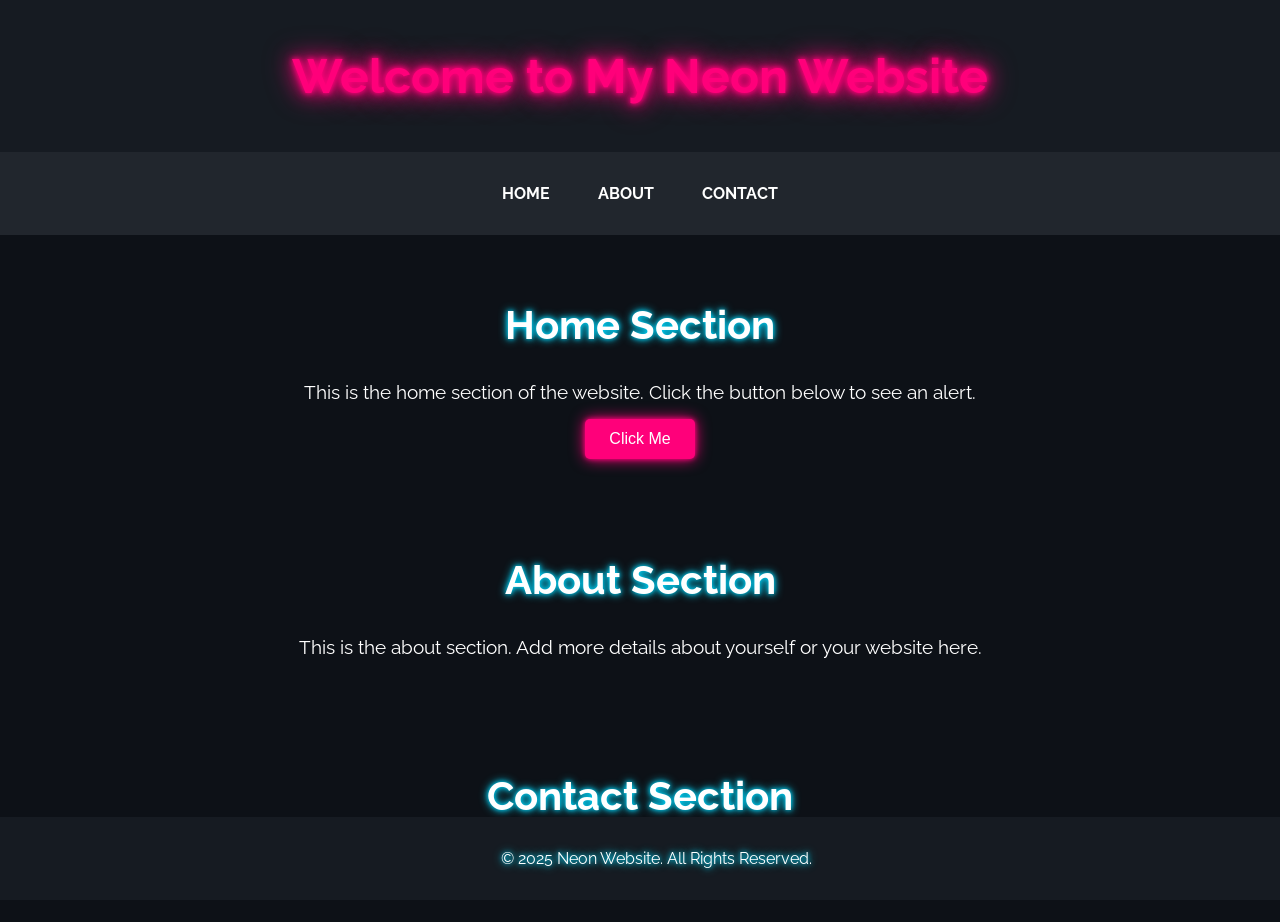
<file: a.html>
<!DOCTYPE html>
<html lang="en">
<head>
    <meta charset="UTF-8">
    <meta name="viewport" content="width=device-width, initial-scale=1.0">
    <title>Neon Animated Website</title>
    <style>
        @import url('https://fonts.googleapis.com/css2?family=Raleway:wght@400;700&display=swap');

        body {
            font-family: 'Raleway', sans-serif;
            margin: 0;
            padding: 0;
            background-color: #0d1117;
            color: #ffffff;
            overflow-x: hidden;
        }

        header {
            background-color: #161b22;
            color: #ffffff;
            padding: 1rem;
            text-align: center;
            text-shadow: 0 0 5px #ff007a, 0 0 10px #ff007a;
            font-size: 2rem;
        }

        nav {
            display: flex;
            justify-content: center;
            background-color: #21262d;
            padding: 1rem;
        }

        nav a {
            color: #ffffff;
            padding: 1rem;
            text-decoration: none;
            text-transform: uppercase;
            font-weight: bold;
            margin: 0 0.5rem;
            position: relative;
        }

        nav a:hover {
            color: #ff007a;
            text-shadow: 0 0 5px #ff007a, 0 0 10px #ff007a;
        }

        nav a::after {
            content: '';
            position: absolute;
            bottom: 0;
            left: 0;
            right: 0;
            height: 2px;
            background-color: #ff007a;
            transform: scaleX(0);
            transition: transform 0.3s ease;
        }

        nav a:hover::after {
            transform: scaleX(1);
        }

        section {
            padding: 2rem;
            text-align: center;
        }

        section h2 {
            font-size: 2.5rem;
            text-shadow: 0 0 5px #00d9ff, 0 0 10px #00d9ff;
        }

        section p {
            font-size: 1.2rem;
            margin: 1rem 0;
        }

        button {
            background-color: #ff007a;
            color: white;
            border: none;
            padding: 0.7rem 1.5rem;
            cursor: pointer;
            font-size: 1rem;
            border-radius: 5px;
            box-shadow: 0 0 5px #ff007a, 0 0 15px #ff007a;
            transition: background-color 0.3s ease, transform 0.2s ease;
        }

        button:hover {
            background-color: #ff4da6;
            transform: scale(1.05);
        }

        footer {
            background-color: #161b22;
            color: white;
            text-align: center;
            padding: 1rem;
            position: fixed;
            bottom: 0;
            width: 100%;
            text-shadow: 0 0 5px #00d9ff, 0 0 10px #00d9ff;
        }

        .neon {
            color: #ff007a;
            font-size: 3rem;
            font-weight: bold;
            text-shadow: 0 0 5px #ff007a, 0 0 10px #ff007a, 0 0 20px #ff007a, 0 0 30px #ff007a;
        }
    </style>
</head>
<body>
    <header>
        <h1 class="neon">Welcome to My Neon Website</h1>
    </header>
    <nav>
        <a href="#home">Home</a>
        <a href="#about">About</a>
        <a href="#contact">Contact</a>
    </nav>
    <section id="home">
        <h2>Home Section</h2>
        <p>This is the home section of the website. Click the button below to see an alert.</p>
        <button onclick="showAlert()">Click Me</button>
    </section>
    <section id="about">
        <h2>About Section</h2>
        <p>This is the about section. Add more details about yourself or your website here.</p>
    </section>
    <section id="contact">
        <h2>Contact Section</h2>
        <p>Feel free to reach out to us. Add your contact details here.</p>
    </section>
    <footer>
        <p>&copy; 2025 Neon Website. All Rights Reserved.</p>
    </footer>
    <script>
        function showAlert() {
            alert('Hello! Welcome to My Neon Website.');
        }
    </script>
</body>
</html>
</file>
<file: site/css/style.css>
/* Dhanalaxmi Bridal Studio — v4. Silk-border palette: wine, emerald, marigold, jasmine.
   One font stack + one size scale for English AND Tamil so switching language never moves the layout. */
@font-face{font-family:"Gloock";src:url("../fonts/Gloock-Regular.woff") format("woff");font-weight:400 500;font-display:swap}
@font-face{font-family:"Instrument Sans";src:url("../fonts/InstrumentSans-Regular.woff") format("woff");font-weight:400 500;font-display:swap}
@font-face{font-family:"Instrument Sans";src:url("../fonts/InstrumentSans-Bold.woff") format("woff");font-weight:600 700;font-display:swap}
@font-face{font-family:"TamilSerif";src:url("../fonts/TamilSerif-Regular.woff") format("woff");font-weight:400 500;unicode-range:U+0B80-0BFF,U+200C,U+200D,U+25CC;font-display:swap;size-adjust:80%}
@font-face{font-family:"TamilSerif";src:url("../fonts/TamilSerif-Bold.woff") format("woff");font-weight:600 700;unicode-range:U+0B80-0BFF,U+200C,U+200D,U+25CC;font-display:swap;size-adjust:80%}
@font-face{font-family:"TamilSans";src:url("../fonts/TamilSans-Regular.woff") format("woff");font-weight:400 700;unicode-range:U+0B80-0BFF,U+200C,U+200D,U+25CC;font-display:swap}
:root{
  --wine:#3b0a1a;--wine2:#5a1228;--rose:#9a2150;--emerald:#0b3b31;--emerald2:#12594a;--gold:#e6a92e;--goldl:#f5d587;
  --jasmine:#fff6e8;--blush:#f7e5dc;--ink:#24131a;--muted:#5d484f;--line:#e8d3c4;--wa:#1a8a52;
  --serif:"Gloock","TamilSerif",Georgia,serif;--sans:"Instrument Sans","TamilSans",system-ui,-apple-system,"Segoe UI",Roboto,sans-serif;
  --pad:clamp(4.5rem,9vw,8rem);--side:clamp(1.25rem,5vw,4rem);--max:1240px;--ease:cubic-bezier(.2,.7,.2,1);
}
*,*::before,*::after{box-sizing:border-box}
html{scroll-behavior:smooth;scroll-padding-top:90px;-webkit-text-size-adjust:100%}
body{margin:0;background:var(--jasmine);color:var(--ink);font:400 1.125rem/1.75 var(--sans);overflow-x:hidden;-webkit-font-smoothing:antialiased}
img{max-width:100%;height:auto;display:block}a{color:inherit}
p{margin:0 0 1.1em;max-width:60ch}
h1,h2,h3,h4{font-family:var(--serif);font-weight:400;line-height:1.22;margin:0 0 .55em;text-wrap:balance}
h1{font-size:clamp(2.3rem,4.2vw,3.7rem)}h2{font-size:clamp(2.2rem,4.2vw,3.5rem)}h3{font-size:clamp(1.45rem,2.2vw,1.8rem)}
h1 em,h2 em{font-style:normal;color:var(--gold)}
:focus-visible{outline:3px solid var(--gold);outline-offset:3px}
.wrap{width:100%;max-width:calc(var(--max) + 2*var(--side));margin:0 auto;padding-inline:var(--side)}
.skip{position:absolute;left:-999px;top:0;background:var(--ink);color:#fff;padding:.8rem 1.2rem;z-index:900}.skip:focus{left:0}
.dia{display:inline-block;width:9px;height:9px;background:var(--gold);transform:rotate(45deg);flex:none}
.arr{width:1.1em;height:1.1em;flex:none}.ico{width:1.4em;height:1.4em;flex:none;fill:currentColor}
.kicker{display:flex;align-items:center;gap:.7rem;font:700 1rem/1.4 var(--sans);color:var(--goldl);margin:0 0 1.1rem;max-width:none}
.kicker.dark{color:var(--rose)}.kicker.dark .dia{background:var(--rose)}.kicker.center{justify-content:center}
.sec-intro{font-size:1.1875rem;color:var(--muted)}.note{font-size:1rem;color:var(--muted);margin-top:1.8rem}
.lead{font-size:1.3rem;line-height:1.7}

/* zari temple border */
.zari{height:12px;background:linear-gradient(135deg,var(--gold) 25%,transparent 25%) -6px 0/12px 12px,linear-gradient(225deg,var(--gold) 25%,transparent 25%) -6px 0/12px 12px;border-top:2px solid var(--gold)}

/* buttons */
.btn{display:inline-flex;align-items:center;justify-content:center;gap:.65rem;min-height:56px;padding:.9rem 1.8rem;border:2px solid transparent;border-radius:999px;font:700 1.0625rem/1.3 var(--sans);text-decoration:none;cursor:pointer;transition:transform .25s var(--ease),background .25s,color .25s,box-shadow .25s;text-align:center}
.btn:hover{transform:translateY(-3px)}
.btn-gold{background:var(--gold);color:var(--wine)}.btn-gold:hover{background:var(--goldl);box-shadow:0 12px 28px -10px rgba(230,169,46,.7)}
.btn-maroon{background:var(--wine);color:var(--jasmine)}.btn-maroon:hover{background:var(--rose);box-shadow:0 12px 28px -12px rgba(59,10,26,.7)}
.btn-ghost-d{border-color:var(--wine);color:var(--wine);background:transparent}.btn-ghost-d:hover{background:var(--wine);color:var(--jasmine)}
.btn-wa{background:var(--wa);color:#fff}.btn-wa:hover{background:#146e41}
.btn-small{min-height:50px;padding:.65rem 1.4rem;font-size:1rem}
.link-line{display:inline-flex;align-items:center;gap:.5rem;font-weight:700;text-decoration:none;border-bottom:2px solid currentColor;padding:.25rem 0;min-height:44px}
.link-line.light{color:var(--jasmine)}.link-line:hover{color:var(--gold)}

/* loader + progress */
.loader{position:fixed;inset:0;z-index:800;background:var(--wine);display:grid;place-items:center;animation:loaderOut .7s 2.2s forwards}
.loader.done{animation:loaderOut .6s forwards}
.loader-in{display:grid;justify-items:center;gap:1.4rem}.loader-in img{border-radius:50%;animation:pop 1.2s var(--ease) both}
.loader-line{width:140px;height:2px;background:rgba(245,213,135,.25);position:relative;overflow:hidden}
.loader-line::after{content:"";position:absolute;inset:0;background:var(--gold);transform:translateX(-100%);animation:sweep 1.1s .2s ease-in-out infinite}
@keyframes loaderOut{to{opacity:0;visibility:hidden}}@keyframes sweep{to{transform:translateX(100%)}}@keyframes pop{from{opacity:0;transform:scale(.6) rotate(-20deg)}}
.progress{position:fixed;top:0;left:0;right:0;height:3px;z-index:600;pointer-events:none}.progress i{display:block;height:100%;background:linear-gradient(90deg,var(--gold),var(--goldl));transform-origin:left;transform:scaleX(0)}

/* header - frozen sticky on all viewports */
.site-header{position:fixed;top:0;left:0;right:0;width:100%;z-index:1000;background:rgba(42,7,18,.96);backdrop-filter:blur(12px);-webkit-backdrop-filter:blur(12px);color:var(--jasmine);border-bottom:1px solid rgba(212,163,62,.3);box-shadow:0 6px 20px -8px rgba(0,0,0,.5);transition:box-shadow .3s,background .3s}
.site-header.scrolled{background:rgba(28,4,12,.98);box-shadow:0 10px 30px -10px rgba(0,0,0,.7);border-bottom-color:rgba(212,163,62,.45)}
body{padding-top:80px}
section{scroll-margin-top:85px}
.header-row{display:flex;align-items:center;justify-content:space-between;gap:1rem;min-height:80px;padding-inline:var(--side);max-width:calc(var(--max) + 2*var(--side));margin:0 auto}
.brand{display:flex;align-items:center;gap:.8rem;text-decoration:none;flex:none}.brand img{width:50px;height:50px;border-radius:50%}
.brand-text{display:flex;flex-direction:column;line-height:1.1}.brand strong{font:400 1.75rem/1 var(--serif)}
.brand small{font:500 .875rem/1.3 var(--sans);color:var(--goldl);margin-top:.3rem}
.nav{position:fixed;left:0;right:0;top:80px;background:rgba(35,6,15,.98);backdrop-filter:blur(16px);-webkit-backdrop-filter:blur(16px);display:none;flex-direction:column;padding:.6rem var(--side) 1.5rem;max-height:calc(100vh - 80px);overflow-y:auto;border-bottom:2px solid var(--gold);box-shadow:0 20px 40px rgba(0,0,0,.6)}
.nav.open{display:flex}.nav a{font-size:1.15rem;font-weight:700;text-decoration:none;padding:.9rem 0;border-bottom:1px solid rgba(245,213,135,.15);white-space:nowrap;color:var(--jasmine);transition:color .2s}
.nav a:hover{color:var(--gold)}
.header-tools{display:flex;align-items:center;gap:.7rem}
.lang{display:flex;border:2px solid var(--goldl);border-radius:999px;overflow:hidden}
.lang button{border:0;background:transparent;color:var(--jasmine);font:700 .9375rem/1 var(--sans);padding:.7rem 1rem;min-height:46px;cursor:pointer}
.lang button[aria-pressed="true"]{background:var(--gold);color:var(--wine)}
.head-cta{display:none;min-height:48px;padding:.5rem 1.3rem}
.menu-btn{width:48px;height:48px;border:2px solid var(--goldl);border-radius:50%;background:transparent;display:grid;place-content:center;gap:5px;cursor:pointer}
.menu-btn span{display:block;width:20px;height:2px;background:var(--jasmine);transition:transform .25s,opacity .25s}
.menu-btn[aria-expanded="true"] span:nth-child(1){transform:translateY(7px) rotate(45deg)}.menu-btn[aria-expanded="true"] span:nth-child(2){opacity:0}.menu-btn[aria-expanded="true"] span:nth-child(3){transform:translateY(-7px) rotate(-45deg)}
@media(min-width:960px){
  .nav{position:static;display:flex;flex-direction:row;align-items:center;gap:1.4rem;padding:0;border:0;background:none;max-height:none;overflow:visible}
  .nav a{font-size:.95rem;font-weight:600;letter-spacing:.02em;border:0;padding:.4rem 0;position:relative;color:#ecdcd0;transition:color .25s}
  .nav a:hover{color:var(--gold)}
  .nav a::after{content:"";position:absolute;left:0;right:0;bottom:0;height:2px;background:var(--gold);transform:scaleX(0);transform-origin:left;transition:transform .3s var(--ease)}
  .nav a:hover::after{transform:scaleX(1)}
  .menu-btn{display:none}
  .head-cta{display:inline-flex}
}
@media(min-width:1140px){
  .nav{gap:1.8rem}
  .nav a{font-size:1rem}
}

/* hero */
.hero{position:relative;overflow:hidden;color:var(--jasmine);padding:clamp(2.5rem,5vw,4rem) var(--side) clamp(4rem,7vw,6rem);min-height:calc(100vh - 80px);display:grid;align-items:center;
 background:radial-gradient(55% 50% at 78% 38%,rgba(230,169,46,.2),transparent 70%),radial-gradient(45% 55% at 8% 95%,rgba(154,33,80,.55),transparent 70%),var(--wine)}
.hero-grid{position:relative;z-index:2;width:100%;max-width:var(--max);margin:0 auto;display:grid;gap:3.5rem;align-items:center}
.hero h1{color:var(--jasmine);margin-bottom:.55em}.hero-p2{color:#e8d3c8}
.hero-actions{display:flex;flex-wrap:wrap;align-items:center;gap:1.2rem 2rem;margin-top:2rem}
.r1,.r2,.r3,.r4{animation:rise 1s var(--ease) both}.r1{animation-delay:.5s}.r2{animation-delay:.7s}.r3{animation-delay:.95s}.r4{animation-delay:1.15s}
@keyframes rise{from{opacity:0;transform:translateY(34px);clip-path:inset(0 0 100% 0)}to{opacity:1;transform:none;clip-path:inset(-10% -5% -10% -5%)}}
.stage{--mx:0;--my:0;position:relative;width:100%;max-width:470px;aspect-ratio:25/32;margin:0 auto 0;justify-self:center;animation:stageIn 1.4s .4s var(--ease) both}
@keyframes stageIn{from{opacity:0;transform:scale(.92) translateY(30px)}}
.arch{position:absolute;border-radius:999px 999px 16px 16px}
.arch-main{inset:0 7%;overflow:hidden;box-shadow:0 0 0 6px var(--wine),0 0 0 8px var(--gold),0 40px 80px -30px rgba(0,0,0,.8);z-index:2}
.arch-back{inset:26px 0 -26px 0;border:1.5px solid rgba(245,213,135,.5);z-index:1;translate:calc(var(--mx)*-14px) calc(var(--my)*-10px);transition:translate .4s ease-out}
.slides,.slides .slide{position:absolute;inset:0;width:100%;height:100%}
.slide{object-fit:cover;object-position:center 20%;opacity:0;transform:scale(1.14);transition:opacity 1.3s ease,transform 7s linear}
.slide.on{opacity:1;transform:scale(1)}
.dots{position:absolute;left:0;right:0;bottom:1.2rem;display:flex;justify-content:center;gap:.5rem;z-index:3}
.dot{width:10px;height:10px;border-radius:99px;border:0;background:rgba(255,246,232,.55);cursor:pointer;padding:0;position:relative;overflow:hidden;transition:width .4s var(--ease);min-height:0}
.dot.on{width:34px;background:rgba(255,246,232,.4)}.dot.on::after{content:"";position:absolute;inset:0;background:var(--gold);transform-origin:left;animation:fill var(--dur,4.8s) linear forwards}
@keyframes fill{from{transform:scaleX(0)}}
.ring{position:absolute;top:-34px;right:-26px;width:150px;height:150px;border:1.5px dashed rgba(245,213,135,.6);border-radius:50%;z-index:1;animation:spin 28s linear infinite;translate:calc(var(--mx)*10px) calc(var(--my)*10px)}
.ring i{position:absolute;width:8px;height:8px;background:var(--gold);transform:rotate(45deg);top:-4px;left:calc(50% - 4px);transform-origin:4px 79px}
.ring i:nth-child(2){rotate:60deg}.ring i:nth-child(3){rotate:120deg}.ring i:nth-child(4){rotate:180deg}.ring i:nth-child(5){rotate:240deg}.ring i:nth-child(6){rotate:300deg}
@keyframes spin{to{transform:rotate(360deg)}}
.orb{position:absolute;border-radius:50%;overflow:hidden;z-index:4;box-shadow:0 0 0 4px var(--wine),0 0 0 6px var(--gold),0 20px 40px -14px rgba(0,0,0,.7);animation:bob 6s ease-in-out infinite}
.orb img{position:absolute;inset:0;width:100%;height:100%;object-fit:cover;opacity:0;transition:opacity 1s}.orb img.on{opacity:1}
.orb-a{width:34%;aspect-ratio:1;left:-12%;bottom:12%;translate:calc(var(--mx)*26px) calc(var(--my)*20px)}
.orb-b{width:26%;aspect-ratio:1;right:-9%;top:30%;animation-delay:-3s;translate:calc(var(--mx)*-22px) calc(var(--my)*-16px)}
@keyframes bob{50%{transform:translateY(-14px)}}
.sparkles{position:absolute;inset:0;z-index:1;pointer-events:none}
.sp{position:absolute;width:var(--s);height:var(--s);background:var(--goldl);transform:rotate(45deg);opacity:0;animation:twinkle var(--d) ease-in-out var(--dl) infinite}
@keyframes twinkle{0%,100%{opacity:0;transform:translateY(0) rotate(45deg) scale(.4)}50%{opacity:.85;transform:translateY(-26px) rotate(45deg) scale(1)}}
.scroll-cue{position:absolute;left:50%;bottom:1.4rem;z-index:3;width:26px;height:44px;border:2px solid rgba(245,213,135,.6);border-radius:99px;translate:-50% 0;display:none}
.scroll-cue i{position:absolute;left:50%;top:8px;width:4px;height:8px;border-radius:4px;background:var(--gold);translate:-50% 0;animation:cue 1.8s infinite}
@keyframes cue{60%{transform:translateY(14px);opacity:0}}
@media(min-width:960px){.hero-grid{grid-template-columns:1.05fr .95fr;gap:4rem}.scroll-cue{display:block}}
@media(max-height:760px){.scroll-cue{display:none}}

/* marquee */
.marq{background:#230813;color:var(--goldl);overflow:hidden;padding:.55rem 0;border-block:1px solid rgba(212,163,62,.3);box-shadow:inset 0 1px 3px rgba(0,0,0,.25)}
.marq-track{display:flex;width:max-content;animation:mq 38s linear infinite}.marq:hover .marq-track{animation-play-state:paused}
.marq-set{display:flex;align-items:center;gap:1.5rem;padding-right:1.5rem;font:500 clamp(.9rem,1.25vw,1.1rem)/1.4 var(--sans);letter-spacing:.04em;text-transform:capitalize;white-space:nowrap}
.marq-set .dia{width:6px;height:6px;background:var(--gold);opacity:.85}
@keyframes mq{to{transform:translateX(-50%)}}

/* reveal */
.js [data-rv]{opacity:0;transition:opacity .9s var(--ease),transform .9s var(--ease),clip-path 1.2s var(--ease)}
.js [data-rv=up]{transform:translateY(44px)}
.js [data-rv=mask]{clip-path:inset(0 0 100% 0);transform:scale(1.06)}
.js [data-rv=stagger]{opacity:1}.js [data-rv=stagger]>*{opacity:0;transform:translateY(46px);transition:opacity .8s var(--ease),transform .8s var(--ease),border-color .3s,background .3s;transition-delay:calc(var(--i,0)*130ms)}
.js [data-rv].in{opacity:1;transform:none;clip-path:inset(-2% -2% -2% -2%)}.js [data-rv=stagger].in>*{opacity:1;transform:none}

.section{padding:var(--pad) 0;position:relative}
.center-head{text-align:center;max-width:780px;margin:0 auto 3.5rem}.center-head p{margin-inline:auto}
.split-head{display:grid;gap:1.2rem 3rem;align-items:end;margin-bottom:3rem}.split-head h2{margin:0}.split-head .sec-intro{margin:0}
@media(min-width:900px){.split-head{grid-template-columns:1.3fr 1fr}.split-head .sec-intro{justify-self:end;max-width:32ch}}
h2 em{color:var(--rose)}.approach h2 em,.ba-sec h2 em,.contact h2 em{color:var(--gold)}
.pull{font:400 clamp(1.45rem,2.3vw,1.85rem)/1.45 var(--serif);color:var(--wine);border-left:3px solid var(--gold);padding:.2rem 0 .2rem 1.5rem;margin:1.6rem 0;max-width:28em}

/* about */
.about{background:var(--jasmine)}.about-grid{display:grid;gap:4rem;align-items:center}
.about-fig{position:relative;margin:0;width:100%;max-width:440px;justify-self:center;aspect-ratio:1;padding:18px}
.about-img{width:100%;height:100%;border-radius:50%;overflow:hidden;box-shadow:0 0 0 6px var(--jasmine),0 0 0 10px var(--gold),0 30px 60px -25px rgba(59,10,26,.65);background:#fff}
.about-img img{width:100%;height:100%;object-fit:cover;object-position:center 20%;transition:transform .8s var(--ease)}
.about-fig:hover .about-img img{transform:scale(1.05)}
.about-tag{position:absolute;bottom:10px;right:20px;background:var(--wine);color:var(--jasmine);padding:.55rem 1.1rem;border-radius:24px;border:1px solid var(--gold);box-shadow:0 12px 24px -8px rgba(0,0,0,.4);display:flex;flex-direction:column;align-items:center;z-index:4;text-align:center}
.about-tag strong{font-size:.9rem;color:var(--goldl);letter-spacing:.03em;display:block}
.about-tag span{font-size:.75rem;opacity:.9;display:block}
.orbit{position:absolute;inset:0;border:1.5px dashed var(--rose);border-radius:50%;animation:spin 40s linear infinite}.orbit i{position:absolute;top:-6px;left:calc(50% - 6px);width:12px;height:12px;background:var(--gold);transform:rotate(45deg)}
@media(min-width:900px){.about-grid{grid-template-columns:.85fr 1.15fr;gap:6rem}}

/* approach */
.approach{background:var(--emerald);color:var(--jasmine);padding-top:calc(var(--pad) + 12px)}
.approach .zari{position:absolute;top:0;left:0;right:0}.approach h2{color:var(--jasmine)}.approach .kicker{color:var(--goldl)}
.pillars{list-style:none;margin:0;padding:0;display:grid;gap:1.3rem}
.pillar{padding:2rem 1.7rem 2.1rem;border:1px solid rgba(245,213,135,.3);background:rgba(255,246,232,.04);border-radius:120px 120px 14px 14px;text-align:center}
.pillar:hover{border-color:var(--gold);background:rgba(255,246,232,.09)}
.p-ico{width:54px;height:54px;margin:.9rem auto 1.3rem;color:var(--gold);transition:transform .5s var(--ease)}.pillar:hover .p-ico{transform:rotate(-8deg) scale(1.12)}
.pillar h3{color:var(--jasmine)}.pillar p{margin:0 auto;color:#d9e6df;font-size:1.0625rem;line-height:1.7}
@media(min-width:680px){.pillars{grid-template-columns:1fr 1fr}}@media(min-width:1100px){.pillars{grid-template-columns:repeat(4,1fr)}.pillar:nth-child(even){margin-top:2.5rem}}

/* services panels */
.services{background:var(--blush)}
.panels{display:flex;flex-direction:column;gap:.8rem}
.panel{position:relative;height:96px;border-radius:48px;overflow:hidden;background:var(--wine);color:var(--jasmine);transition:height .7s var(--ease),border-radius .7s var(--ease)}
.panel.is-on{height:520px;border-radius:28px 28px 14px 14px}
.panel>img{position:absolute;inset:0;width:100%;height:100%;object-fit:cover;object-position:center 25%;filter:brightness(.55) saturate(.8);transform:scale(1.06);transition:filter .7s,transform 1.2s var(--ease)}
.panel.is-on>img{filter:none;transform:scale(1)}
.panel::after{content:"";position:absolute;inset:0;background:linear-gradient(0deg,rgba(36,8,18,.92) 0%,rgba(36,8,18,.15) 60%,transparent);pointer-events:none}
.panel-in{position:absolute;inset:0;z-index:2;display:flex;flex-direction:column;justify-content:flex-end;padding:0}
.panel-tab{display:flex;align-items:center;justify-content:space-between;gap:1rem;width:100%;min-height:96px;padding:0 1.6rem;border:0;background:transparent;color:inherit;font:400 1.5rem/1.2 var(--serif);cursor:pointer;text-align:left}
.pt-plus{position:relative;width:34px;height:34px;border:1.5px solid var(--goldl);border-radius:50%;flex:none}
.pt-plus::before,.pt-plus::after{content:"";position:absolute;left:50%;top:50%;width:14px;height:2px;background:var(--goldl);transform:translate(-50%,-50%);transition:transform .4s}.pt-plus::after{transform:translate(-50%,-50%) rotate(90deg)}
.panel.is-on .pt-plus::after{transform:translate(-50%,-50%) rotate(0)}
.panel-body{padding:0 1.6rem 1.8rem;max-height:0;opacity:0;visibility:hidden;overflow:hidden;transition:max-height .6s var(--ease),opacity .5s .25s,visibility 0s .7s}
.panel.is-on .panel-body{max-height:340px;opacity:1;visibility:visible;transition:max-height .7s var(--ease),opacity .6s .3s,visibility 0s}
.pb-desc{font-size:1.0625rem;line-height:1.65;max-width:38ch}.pb-price{font-weight:700;color:var(--goldl);margin-bottom:1.1rem}
.pb-actions{display:flex;flex-wrap:wrap;align-items:center;gap:.8rem 1.6rem}
.panel.added .btn-gold{background:var(--jasmine)}
@media(min-width:900px){
 .panels{flex-direction:row;height:620px;gap:.7rem}
 .panel,.panel.is-on{height:auto;flex:1 1 0;min-width:0;border-radius:999px 999px 16px 16px;transition:flex .8s var(--ease)}
 .panel.is-on{flex:7}
 .panel-in{justify-content:flex-end}
 .panel:not(.is-on) .panel-tab{flex:1;writing-mode:vertical-rl;transform:rotate(180deg);padding:1.6rem 0;justify-content:flex-end;align-items:center;white-space:nowrap;font-size:1.45rem;min-height:0}
 .panel:not(.is-on) .pt-plus{display:none}
 .panel.is-on .panel-tab{width:auto;padding:0 2rem;min-height:0;font-size:2.1rem;margin-bottom:.8rem}.panel.is-on .pt-plus{display:none}
 .panel-body{padding:0 2rem 2.2rem}
}

/* portfolio */
.portfolio{background:var(--jasmine)}
.chips{display:flex;flex-wrap:wrap;gap:.6rem;margin-bottom:2.2rem}
.chip{font:700 1rem/1 var(--sans);padding:.85rem 1.35rem;min-height:48px;border:1.5px solid var(--wine);background:transparent;border-radius:999px;cursor:pointer;color:var(--wine);transition:all .25s}
.chip:hover{background:var(--blush)}.chip.is-on{background:var(--wine);color:var(--jasmine)}
.gallery{list-style:none;margin:0;padding:0;columns:2;column-gap:.9rem}
.g-item{break-inside:avoid;margin:0 0 .9rem}.g-item[hidden]{display:none}
.g-item.pop{animation:popIn .6s var(--ease) both}@keyframes popIn{from{opacity:0;transform:scale(.92)}}
.g-btn{position:relative;display:block;width:100%;padding:0;border:0;background:var(--blush);cursor:zoom-in;overflow:hidden;border-radius:120px 120px 10px 10px}
.g-btn img{width:100%;transition:transform .8s var(--ease)}.g-btn:hover img{transform:scale(1.07)}
.g-lab{position:absolute;left:.8rem;bottom:.8rem;background:rgba(59,10,26,.85);color:var(--jasmine);padding:.4rem .9rem;border-radius:99px;font:700 .875rem/1.3 var(--sans);opacity:0;transform:translateY(8px);transition:all .35s var(--ease)}
.g-btn:hover .g-lab,.g-btn:focus-visible .g-lab{opacity:1;transform:none}
@media(hover:none){.g-lab{opacity:1;transform:none}}
@media(min-width:760px){.gallery{columns:3;column-gap:1.1rem}.g-item{margin-bottom:1.1rem}}@media(min-width:1100px){.gallery{columns:4}}
.more-ig{margin-top:3.5rem;padding-top:2.5rem;border-top:1px solid var(--line)}
.ig-list{list-style:none;padding:0;margin:1.2rem 0 0;display:flex;flex-wrap:wrap;gap:.8rem}
.ig-list a{display:inline-flex;gap:.6rem;padding:.8rem 1.3rem;min-height:50px;align-items:center;border:1.5px solid var(--wine);border-radius:999px;font-weight:700;font-size:1rem;text-decoration:none;color:var(--wine);transition:all .25s}
.ig-list a:hover{background:var(--wine);color:var(--jasmine);transform:translateY(-3px)}

/* lightbox */
.lightbox{border:0;padding:0;background:rgba(25,6,12,.97);width:100vw;height:100vh;max-width:none;max-height:none;color:#fff}.lightbox[open]{display:grid;place-items:center}.lightbox::backdrop{background:rgba(25,6,12,.97)}
.lightbox figure{margin:0;display:grid;justify-items:center;gap:.8rem;max-width:min(92vw,900px)}.lightbox img{max-height:80vh;width:auto;max-width:100%;object-fit:contain;animation:popIn .5s var(--ease)}
.lb-close,.lb-nav{position:absolute;background:rgba(255,255,255,.14);color:#fff;border:0;border-radius:50%;width:54px;height:54px;font:400 2rem/1 var(--sans);cursor:pointer}.lb-close:hover,.lb-nav:hover{background:var(--gold);color:var(--wine)}
.lb-close{top:1rem;right:1rem}.lb-prev{left:.6rem;top:50%}.lb-next{right:.6rem;top:50%}

/* before/after */
.ba-sec{background:linear-gradient(160deg,var(--wine),var(--wine2));color:var(--jasmine)}.ba-sec h2{color:var(--jasmine)}.ba-sec p{color:#ecd8cc}
.ba-grid{display:grid;gap:3rem;align-items:center}
.ba{position:relative;width:100%;max-width:470px;aspect-ratio:4/5;justify-self:center;overflow:hidden;background:#000;touch-action:pan-y;user-select:none;border-radius:999px 999px 14px 14px;box-shadow:0 0 0 6px var(--wine),0 0 0 8px var(--gold),0 40px 80px -30px #000}
.ba-img{position:absolute;inset:0;width:100%;height:100%;object-fit:cover}.ba-top{clip-path:inset(0 0 0 var(--pos))}
.ba-tag{position:absolute;bottom:1.2rem;z-index:3;background:rgba(36,8,18,.8);color:#fff;font:700 .9375rem/1 var(--sans);padding:.6rem 1rem;border-radius:99px}.ba-tag.l{left:12%}.ba-tag.r{right:12%}
.ba-line{position:absolute;top:0;bottom:0;left:var(--pos);width:2px;background:var(--goldl);transform:translateX(-1px);z-index:4;pointer-events:none}
.ba-knob{position:absolute;top:50%;left:50%;width:50px;height:50px;border-radius:50%;background:var(--gold);color:var(--wine);transform:translate(-50%,-50%);display:grid;place-items:center;box-shadow:0 6px 18px rgba(0,0,0,.45)}.ba-knob svg{width:24px;height:24px}
.ba-range{position:absolute;inset:0;width:100%;height:100%;margin:0;opacity:0;cursor:ew-resize;z-index:5}.ba:focus-within{outline:3px solid var(--goldl);outline-offset:6px}
@media(min-width:900px){.ba-grid{grid-template-columns:1fr 1fr;gap:6rem}.ba{justify-self:end}}

.ba-quote{font:400 clamp(1.1rem,1.8vw,1.35rem)/1.6 var(--serif);color:var(--goldl);border-left:3px solid var(--gold);padding:.3rem 0 .3rem 1.2rem;margin:1.4rem 0;opacity:.95}
.ba-instruction{font:500 .9375rem/1.4 var(--sans);color:#ecd8cc;letter-spacing:.04em}

/* instagram reels */
.reels-sec{background:var(--cream,#faf7f2);padding:var(--pad) 0;position:relative;overflow:hidden}
.reels-slider-wrap{position:relative;margin-top:2.5rem}
.reels-track{display:grid;grid-auto-flow:column;grid-auto-columns:min(260px,78vw);gap:1.5rem;overflow-x:auto;scroll-snap-type:x mandatory;scroll-behavior:smooth;padding:1rem .5rem 1.8rem;-webkit-overflow-scrolling:touch;scrollbar-width:none}
.reels-track::-webkit-scrollbar{display:none}
@media(min-width:1020px){
  .reels-track{grid-auto-columns:calc((100% - 4.5rem)/4);overflow-x:hidden}
}
.reel-card{scroll-snap-align:center;text-decoration:none;color:#fff;display:block;border-radius:22px;overflow:hidden;position:relative;box-shadow:0 16px 36px -16px rgba(59,10,26,.3);transition:transform .4s var(--ease),box-shadow .4s var(--ease);border:1px solid rgba(212,163,62,.25)}
.reel-card:hover{transform:translateY(-8px);box-shadow:0 26px 48px -18px rgba(59,10,26,.45);border-color:var(--gold)}
.reel-media{position:relative;width:100%;aspect-ratio:9/16;overflow:hidden;background:#1a070f}
.reel-media img{width:100%;height:100%;object-fit:cover;transition:transform .7s var(--ease);display:block}
.reel-card:hover .reel-media img{transform:scale(1.06)}
.reel-overlay{position:absolute;inset:0;background:linear-gradient(180deg,rgba(26,7,15,.75) 0%,rgba(26,7,15,.05) 35%,rgba(26,7,15,.2) 65%,rgba(26,7,15,.88) 100%);transition:background .4s}
.reel-card:hover .reel-overlay{background:linear-gradient(180deg,rgba(26,7,15,.82) 0%,rgba(26,7,15,.15) 35%,rgba(26,7,15,.3) 65%,rgba(26,7,15,.94) 100%)}
.reel-top{position:absolute;top:1rem;left:1rem;right:1rem;display:flex;flex-direction:column;gap:.3rem;z-index:2}
.reel-handle{font:500 .75rem/1.2 var(--sans);color:#fff;text-shadow:0 2px 4px rgba(0,0,0,.6);opacity:.9}
.reel-badge{display:inline-block;align-self:flex-start;background:rgba(212,163,62,.25);backdrop-filter:blur(6px);border:1px solid rgba(245,213,135,.4);color:var(--goldl);padding:.25rem .55rem;border-radius:12px;font:600 .7rem/1 var(--sans)}
.reel-play-btn{position:absolute;top:50%;left:50%;transform:translate(-50%,-50%);width:54px;height:54px;border-radius:50%;background:rgba(255,255,255,.2);backdrop-filter:blur(8px);border:1.5px solid rgba(255,255,255,.6);color:#fff;display:grid;place-items:center;transition:transform .3s var(--ease),background .3s;z-index:2}
.reel-play-btn svg{width:22px;height:22px;margin-left:3px}
.reel-card:hover .reel-play-btn{transform:translate(-50%,-50%) scale(1.15);background:var(--gold);border-color:var(--gold);color:var(--wine)}
.reel-bottom{position:absolute;bottom:1rem;left:1rem;right:1rem;display:flex;justify-content:space-between;align-items:flex-end;z-index:2}
.reel-brand{font:400 .85rem/1.3 var(--serif);color:#fff;text-shadow:0 2px 4px rgba(0,0,0,.6)}
.reel-link-cue{font:600 .72rem/1 var(--sans);color:var(--goldl);background:rgba(0,0,0,.45);padding:.3rem .55rem;border-radius:8px;backdrop-filter:blur(4px)}
.reel-nav-btn{position:absolute;top:50%;transform:translateY(-50%);width:46px;height:46px;border-radius:50%;background:#fff;border:1px solid rgba(59,10,26,.15);color:var(--wine);font-size:1.8rem;line-height:1;display:grid;place-items:center;cursor:pointer;box-shadow:0 10px 25px -8px rgba(59,10,26,.3);z-index:5;transition:all .3s}
.reel-nav-btn:hover{background:var(--wine);color:var(--goldl);border-color:var(--wine)}
.reel-nav-btn.r-prev{left:-20px}
.reel-nav-btn.r-next{right:-20px}
@media(max-width:960px){.reel-nav-btn{display:none}}
.reels-footer-cta{margin-top:2.5rem;display:flex;flex-wrap:wrap;justify-content:center;gap:1rem}

/* floating polaroid reviews gallery */
.reviews{background:linear-gradient(180deg,#fffaf3 0%,#f7ede2 100%);padding:var(--pad) 0;position:relative}
.review-stars-header{display:flex;flex-direction:column;align-items:center;gap:.35rem;margin-top:.8rem}
.stars-gold{color:#e5a823;font-size:1.6rem;letter-spacing:.25rem;text-shadow:0 2px 8px rgba(229,168,35,.35)}
.stars-caption{font:600 .9375rem/1 var(--sans);color:var(--rose);letter-spacing:.08em;text-transform:uppercase}

.polaroid-stage{display:grid;grid-template-columns:repeat(3,1fr);gap:clamp(1.5rem,2.8vw,2.5rem);margin-top:3.2rem;align-items:start;perspective:1200px}
.polaroid-card{position:relative;outline:none;cursor:pointer;transition:transform .45s var(--ease),box-shadow .45s var(--ease);user-select:none}
.pol-frame{background:#ffffff;border-radius:10px;padding:14px 14px 20px 14px;box-shadow:0 14px 35px -12px rgba(59,10,26,.18),0 2px 10px rgba(0,0,0,.05),0 0 0 1px rgba(230,169,46,.15);transition:box-shadow .45s var(--ease),border-color .45s var(--ease)}
.pol-tape{position:absolute;top:-13px;left:50%;transform:translateX(-50%);width:88px;height:26px;background:rgba(235,205,140,.65);backdrop-filter:blur(2px);border-left:2px dashed rgba(212,163,62,.45);border-right:2px dashed rgba(212,163,62,.45);box-shadow:0 2px 6px rgba(0,0,0,.08);z-index:5;pointer-events:none;border-radius:1px}

.pol-card-1{transform:rotate(-2.5deg);animation:floatPol1 5.6s ease-in-out infinite}
.pol-card-2{transform:rotate(1.8deg);animation:floatPol2 6.4s ease-in-out .5s infinite}
.pol-card-3{transform:rotate(-1.5deg);animation:floatPol3 6.0s ease-in-out 1s infinite}

@keyframes floatPol1{0%,100%{transform:rotate(-2.5deg) translateY(0)}50%{transform:rotate(-2.5deg) translateY(-8px)}}
@keyframes floatPol2{0%,100%{transform:rotate(1.8deg) translateY(0)}50%{transform:rotate(1.8deg) translateY(-10px)}}
@keyframes floatPol3{0%,100%{transform:rotate(-1.5deg) translateY(0)}50%{transform:rotate(-1.5deg) translateY(-7px)}}

@media(hover:hover){
  .polaroid-card:hover{transform:rotate(0deg) translateY(-14px) scale(1.028)!important;animation-play-state:paused;z-index:15}
  .polaroid-card:hover .pol-frame{box-shadow:0 28px 60px -15px rgba(59,10,26,.32),0 6px 20px rgba(0,0,0,.08),0 0 0 2px var(--gold)}
}
.polaroid-card:focus-visible{transform:rotate(0deg) translateY(-8px) scale(1.02);outline:3px solid var(--gold);outline-offset:4px;border-radius:12px;z-index:15}

.pol-photo-wrap{position:relative;width:100%;aspect-ratio:4/4.8;overflow:hidden;border-radius:6px;background:#faf5ed;border:1px solid rgba(0,0,0,.06)}
.pol-shot{width:100%;height:100%;object-fit:cover;object-position:top center;transition:transform .6s var(--ease);display:block}
.polaroid-card:hover .pol-shot{transform:scale(1.04)}

.pol-paired-badge{position:absolute;bottom:10px;right:10px;display:inline-flex;align-items:center;gap:7px;background:rgba(25,6,12,.86);color:var(--goldl);padding:3px 10px 3px 4px;border-radius:99px;border:1.5px solid rgba(230,169,46,.75);box-shadow:0 4px 14px rgba(0,0,0,.35);z-index:3;backdrop-filter:blur(4px)}
.pol-paired-badge img{width:30px;height:30px;border-radius:50%;object-fit:cover;border:1px solid var(--goldl);flex:none}
.pol-paired-badge span{font:700 .72rem/1 var(--sans);text-transform:uppercase;letter-spacing:.05em;white-space:nowrap}

.pol-zoom-cue{position:absolute;top:10px;right:10px;width:34px;height:34px;border-radius:50%;background:rgba(255,255,255,.9);color:var(--wine);display:grid;place-items:center;opacity:0;transform:scale(.8);transition:all .3s;z-index:3;box-shadow:0 3px 10px rgba(0,0,0,.2)}
.pol-zoom-cue svg{width:18px;height:18px}
.polaroid-card:hover .pol-zoom-cue{opacity:1;transform:scale(1)}

.pol-caption-area{padding:14px 6px 4px;text-align:center;display:flex;flex-direction:column;align-items:center;gap:3px}
.pol-stars{color:#e5a823;font-size:1.15rem;letter-spacing:.15rem}
.pol-title{font:400 1.25rem/1.3 var(--serif);color:var(--wine);margin:2px 0 0;text-wrap:balance}
.pol-meta{font:600 .82rem/1.3 var(--sans);color:var(--rose);margin:0 0 6px;text-transform:uppercase;letter-spacing:.05em}
.pol-btn{display:inline-flex;align-items:center;gap:6px;padding:7px 16px;border-radius:99px;background:rgba(59,10,26,.05);border:1px solid rgba(59,10,26,.18);color:var(--wine);font:700 .84rem/1 var(--sans);cursor:pointer;transition:all .25s;margin-top:4px}
.pol-btn:hover{background:var(--wine);color:var(--goldl);border-color:var(--wine)}
.pol-btn svg{width:12px;height:12px;stroke-width:2.5}

.pol-drag-hint{text-align:center;font:500 .9375rem/1.4 var(--sans);color:var(--muted);margin:2.4rem auto 0;display:flex;align-items:center;justify-content:center;gap:.7rem}

@media(max-width:960px){
  .polaroid-stage{display:flex;overflow-x:auto;scroll-snap-type:x mandatory;gap:1.4rem;padding:1.4rem .5rem 2rem;-webkit-overflow-scrolling:touch;scrollbar-width:none;perspective:none}
  .polaroid-stage::-webkit-scrollbar{display:none}
  .polaroid-card{flex:0 0 min(330px,82vw);scroll-snap-align:center;transform:none!important;animation:none!important}
  .pol-zoom-cue{opacity:1;transform:scale(1)}
}

/* review modal dialog */
.review-modal{border:0;padding:0;background:transparent;width:100vw;height:100vh;max-width:none;max-height:none;color:var(--ink);margin:0}
.review-modal[open]{display:grid;place-items:center;position:fixed;inset:0;z-index:1000}
.review-modal::backdrop{background:rgba(25,6,12,.88);backdrop-filter:blur(6px);-webkit-backdrop-filter:blur(6px)}
.rm-backdrop{position:fixed;inset:0;background:rgba(25,6,12,.88);z-index:1;cursor:pointer}
@supports(backdrop-filter:blur(6px)){.rm-backdrop{background:rgba(25,6,12,.75);backdrop-filter:blur(6px)}}
.rm-dialog-box{position:relative;z-index:2;width:min(940px,94vw);max-height:90vh;background:#fffcf8;border-radius:24px;border:2px solid var(--gold);box-shadow:0 30px 70px -15px rgba(0,0,0,.6),0 0 0 6px rgba(59,10,26,.35);display:flex;flex-direction:column;overflow:hidden;animation:rmPopIn .35s var(--ease)}
.rm-header{padding:1.4rem 1.8rem 1rem;text-align:center;border-bottom:1px solid rgba(212,163,62,.25);background:linear-gradient(180deg,#fff8ee 0%,#fffcf8 100%);position:relative}
.rm-close{position:absolute;top:1rem;right:1rem;width:44px;height:44px;border-radius:50%;border:1px solid rgba(59,10,26,.2);background:#fff;color:var(--wine);font-size:2rem;line-height:1;display:grid;place-items:center;cursor:pointer;transition:all .25s;z-index:3}
.rm-close:hover{background:var(--wine);color:var(--goldl);border-color:var(--wine);transform:rotate(90deg)}
.rm-stars{color:#e5a823;font-size:1.4rem;letter-spacing:.22rem;margin-bottom:.2rem}
.rm-title{font:400 clamp(1.35rem,2.4vw,1.75rem)/1.3 var(--serif);color:var(--wine);margin:0 0 .2rem}
.rm-sub{font:600 .85rem/1.3 var(--sans);color:var(--rose);margin:0;text-transform:uppercase;letter-spacing:.06em}
.rm-body{padding:1.4rem;display:grid;grid-template-columns:1fr 1fr;gap:1.4rem;overflow-y:auto;max-height:calc(90vh - 120px);-webkit-overflow-scrolling:touch}
.rm-col{display:flex;flex-direction:column;gap:.6rem}
.rm-col-tag{font:700 .8rem/1 var(--sans);color:var(--wine);background:rgba(230,169,46,.22);padding:.4rem .85rem;border-radius:99px;align-self:flex-start;text-transform:uppercase;letter-spacing:.05em}
.rm-img-frame{border-radius:14px;overflow:hidden;background:#fff;border:1px solid rgba(0,0,0,.1);box-shadow:0 4px 18px rgba(0,0,0,.08);display:flex;align-items:center;justify-content:center;height:420px}
.rm-img-frame img{max-width:100%;max-height:100%;width:auto;height:auto;object-fit:contain;display:block}
@keyframes rmPopIn{from{opacity:0;transform:scale(.92) translateY(14px)}to{opacity:1;transform:scale(1) translateY(0)}}
@media(max-width:720px){.rm-body{grid-template-columns:1fr;gap:1.2rem;padding:1rem}.rm-img-frame{height:300px}}

/* quote band */
.band{background:transparent;padding:clamp(2.5rem,5vw,4rem) var(--side);text-align:center}
.band-box{background:linear-gradient(135deg,#fff8ec 0%,#faecd5 100%);color:var(--wine);padding:clamp(2.5rem,5vw,3.6rem) clamp(1.8rem,4vw,3.5rem);border-radius:24px;border:1px solid rgba(212,163,62,.4);box-shadow:0 20px 45px -20px rgba(59,10,26,.18);max-width:860px;margin:0 auto}
.band-box .dia.big{width:12px;height:12px;background:var(--wine);margin:0 auto 1.2rem;display:block;animation:spinD 8s linear infinite}@keyframes spinD{to{transform:rotate(405deg)}}
.band-text{font:400 clamp(1.4rem,2.8vw,2.2rem)/1.4 var(--serif);margin:0 auto;max-width:24ch;text-wrap:balance}
.band .w{opacity:.35;transition:opacity .35s}.band .w.lit{opacity:1}

/* faq */
.faq{background:var(--jasmine)}.faq-grid{display:grid;gap:2.5rem}
.faq-item{border-bottom:1px solid var(--line)}.faq-item:first-child{border-top:1px solid var(--line)}
.faq-item summary{list-style:none;cursor:pointer;display:flex;justify-content:space-between;align-items:center;gap:1.2rem;padding:1.5rem 0;font:400 1.4rem/1.35 var(--serif)}
.faq-item summary::-webkit-details-marker{display:none}
.faq-icon{position:relative;width:36px;height:36px;flex:none;border:1.5px solid var(--wine);border-radius:50%;transition:background .3s}
.faq-icon::before,.faq-icon::after{content:"";position:absolute;left:50%;top:50%;width:14px;height:2px;background:var(--wine);transform:translate(-50%,-50%);transition:transform .3s}.faq-icon::after{transform:translate(-50%,-50%) rotate(90deg)}
.faq-item[open] .faq-icon{background:var(--gold)}.faq-item[open] .faq-icon::after{transform:translate(-50%,-50%) rotate(0)}.faq-item[open] summary{color:var(--rose)}
.faq-a{padding:0 3.5rem 1.7rem 0;animation:fadeD .4s var(--ease)}.faq-a p{margin:0;color:var(--muted)}@keyframes fadeD{from{opacity:0;transform:translateY(-8px)}}
@media(min-width:960px){.faq-grid{grid-template-columns:.8fr 1.2fr;gap:5rem}.faq-grid>header{position:sticky;top:130px;align-self:start}}

/* contact wizard */
.contact{background:radial-gradient(60% 60% at 90% 10%,rgba(230,169,46,.18),transparent 70%),linear-gradient(180deg,var(--wine2),var(--wine));color:var(--jasmine)}
.contact h2{color:var(--jasmine)}.contact .lead{color:#ecd8cc}.contact-grid{display:grid;gap:3.5rem;align-items:start}
.flow-h{font-size:1.4rem;margin-top:2.2rem;color:var(--goldl)}
.flow{list-style:none;counter-reset:f;margin:0;padding:0;display:grid;gap:1rem}
.flow li{counter-increment:f;display:flex;gap:1rem;align-items:flex-start;color:#ecd8cc}
.flow li::before{content:counter(f);flex:none;width:36px;height:36px;border-radius:50%;background:var(--gold);color:var(--wine);display:grid;place-items:center;font:700 1rem/1 var(--sans)}
.wiz{background:var(--jasmine);color:var(--ink);padding:clamp(1.4rem,3vw,2.4rem);border-radius:140px 140px 18px 18px;border:2px solid var(--gold);box-shadow:0 0 0 6px var(--wine2),0 0 0 8px rgba(245,213,135,.5),0 40px 80px -30px #000}
@media(max-width:700px){.wiz{border-radius:40px 40px 18px 18px}}
.wiz-steps{list-style:none;margin:.6rem 0 .8rem;padding:0;display:grid;grid-template-columns:repeat(3,1fr);gap:.4rem;text-align:center}
.wiz-steps li{display:grid;justify-items:center;gap:.4rem;font:700 .9375rem/1.3 var(--sans);color:#8b7478;transition:color .3s}
.wiz-steps b{width:38px;height:38px;border-radius:50%;border:2px solid currentColor;display:grid;place-items:center;font-size:1rem;transition:all .4s var(--ease)}
.wiz-steps li.on,.wiz-steps li.done{color:var(--wine)}.wiz-steps li.on b{background:var(--wine);color:var(--jasmine);transform:scale(1.12)}.wiz-steps li.done b{background:var(--gold);border-color:var(--gold)}
.wiz-bar{height:4px;background:var(--line);border-radius:4px;margin-bottom:1.6rem;overflow:hidden}.wiz-bar i{display:block;height:100%;background:linear-gradient(90deg,var(--gold),var(--rose));transform-origin:left;transform:scaleX(.33);transition:transform .6s var(--ease)}
.step{display:none;border:0;margin:0;padding:0;min-width:0}.step.on{display:block;animation:stepIn .55s var(--ease)}@keyframes stepIn{from{opacity:0;transform:translateX(30px)}}
.step legend{font:400 1.7rem/1.3 var(--serif);padding:0;margin-bottom:.4rem;color:var(--wine)}
.hint{color:var(--muted);font-size:1rem;margin-bottom:1rem}
.picks{display:flex;flex-wrap:wrap;gap:.6rem}
.pick{position:relative;cursor:pointer}.pick input{position:absolute;opacity:0;inset:0;width:100%;height:100%;margin:0;cursor:pointer;min-height:0}
.pick span{display:inline-flex;align-items:center;gap:.5rem;padding:.75rem 1.2rem;min-height:50px;border:1.5px solid #cdb6a8;border-radius:999px;background:#fff;font-weight:700;font-size:1rem;transition:all .25s var(--ease)}
.pick:hover span{border-color:var(--wine)}
.pick input:checked+span{background:var(--wine);border-color:var(--wine);color:var(--jasmine);transform:translateY(-2px);box-shadow:0 10px 20px -10px rgba(59,10,26,.7)}
.pick input:checked+span::before{content:"✓";color:var(--gold)}
.pick input:focus-visible+span{outline:3px solid var(--gold);outline-offset:2px}
.two{display:grid;gap:1.1rem}@media(min-width:640px){.two{grid-template-columns:1fr 1fr}}
.field{margin-bottom:1.1rem}.field label{display:flex;justify-content:space-between;gap:1rem;font-weight:700;font-size:1rem;margin-bottom:.4rem}.field label em{font-style:normal;font-weight:400;font-size:.9rem;color:var(--muted)}
input[type=text],input[type=tel],input[type=date],textarea{width:100%;font:400 1.0625rem/1.4 var(--sans);color:var(--ink);background:#fff;border:1.5px solid #cdb6a8;border-radius:14px;padding:.85rem 1rem;min-height:56px}
textarea{resize:vertical;min-height:110px}
input:focus,textarea:focus{outline:3px solid var(--gold);outline-offset:1px;border-color:var(--wine)}
input::placeholder,textarea::placeholder{color:#806c70}
.field.bad input{border-color:#b3261e;background:#fff7f6}.err{color:#b3261e;font-weight:700;font-size:.9375rem;margin:.5rem 0 0}
.wiz-nav{display:flex;gap:.8rem;flex-wrap:wrap;margin-top:1.3rem}.wiz-nav .btn{flex:1 1 auto}.wiz-nav [hidden]{display:none}
.wiz .note{margin:1rem 0 0}.status{font-weight:700;margin:.8rem 0 0;color:#146e41;max-width:none}.status.warn{color:#b3261e}.status a{color:inherit}
@media(min-width:1000px){.contact-grid{grid-template-columns:.9fr 1.1fr;gap:5rem}}

/* map */
.mapsec{background:var(--jasmine);padding:var(--pad) 0}
.map-grid{display:grid;gap:2.5rem;align-items:center}
@media(min-width:920px){.map-grid{grid-template-columns:1fr 1.25fr;gap:3.5rem}}
.map-card{background:#fff;padding:clamp(1.8rem,3vw,2.4rem);border-radius:24px;border-top:5px solid var(--gold);box-shadow:0 24px 50px -25px rgba(59,10,26,.3);border-inline:1px solid rgba(212,163,62,.2);border-bottom:1px solid rgba(212,163,62,.2)}
.map-card .kicker{color:var(--rose)}.map-card .kicker .dia{background:var(--rose)}.map-card h2{font-size:2.2rem;color:var(--wine);margin:.4rem 0 1rem}
.addr{display:flex;gap:.7rem;align-items:flex-start}.addr .ico{margin-top:.3rem;color:var(--rose)}
.hours{margin:1rem 0 1.5rem;padding:1rem 1.2rem;background:var(--blush);border-left:4px solid var(--gold);border-radius:0 12px 12px 0}.hours dt{font:700 .9375rem/1.4 var(--sans);color:var(--rose)}.hours dd{margin:.15rem 0 0;font:400 1.5rem/1.3 var(--serif);color:var(--wine)}
.map-actions{display:flex;flex-wrap:wrap;gap:1rem;margin-top:1.5rem}
.map-frame{border-radius:24px;overflow:hidden;box-shadow:0 24px 55px -25px rgba(59,10,26,.3);height:450px;border:2px solid rgba(212,163,62,.3);background:#e8dfd5}
.map-frame iframe{width:100%;height:100%;border:0;display:block}

/* footer */
.footer{background:radial-gradient(ellipse at 50% 0%,#2c0817 0%,#18040d 60%,#0e0207 100%);color:#ecdcd0;padding:4.5rem 0 2.2rem;position:relative;overflow:hidden;border-top:1px solid rgba(212,163,62,.35);box-shadow:0 -12px 35px -10px rgba(0,0,0,.4)}
.footer::before{content:"";position:absolute;top:0;left:50%;transform:translate(-50%,-50%) rotate(45deg);width:12px;height:12px;background:var(--gold);box-shadow:0 0 14px rgba(212,163,62,.6);border:2px solid #1a050e}
.foot-grid{display:grid;gap:3rem}
@media(min-width:860px){.foot-grid{grid-template-columns:1.35fr .85fr 1.1fr;gap:4rem}}
.foot-col-brand .brand{display:inline-flex;align-items:center;gap:1rem;text-decoration:none}
.foot-col-brand .brand-text strong{font:400 1.9rem/1 var(--serif);color:#fff}
.foot-col-brand .brand-text small{display:block;font:600 .75rem/1.3 var(--sans);letter-spacing:.2em;text-transform:uppercase;color:var(--goldl);margin-top:.25rem}
.foot-tag{margin:1.2rem 0 1.8rem;font-size:1.0625rem;line-height:1.7;color:#d8c3b8;max-width:34ch}
.foot-social-wrap h4,.foot-col-nav h4,.foot-col-ig h4{font:700 .9rem/1.3 var(--sans);color:var(--goldl);letter-spacing:.12em;text-transform:uppercase;margin:0 0 1.2rem;position:relative;display:inline-block}
.foot-social-wrap h4::after,.foot-col-nav h4::after,.foot-col-ig h4::after{content:"";display:block;width:24px;height:2px;background:var(--gold);margin-top:.45rem;border-radius:2px;opacity:.85}
.soc{display:flex;gap:.75rem}
.soc a{width:48px;height:48px;border-radius:50%;background:rgba(255,255,255,.04);border:1.5px solid rgba(212,163,62,.4);display:grid;place-items:center;color:var(--goldl);transition:all .3s var(--ease)}
.soc a:hover{background:var(--gold);color:var(--wine);border-color:var(--gold);transform:translateY(-4px);box-shadow:0 10px 22px -6px rgba(212,163,62,.55)}
.soc .ico{width:22px;height:22px}
.footer ul{list-style:none;margin:0;padding:0;display:grid;gap:.8rem;font-size:1.0625rem}
.footer a{text-decoration:none;color:#eedbd0;transition:all .25s var(--ease)}
.foot-col-nav ul a{display:inline-block}
.foot-col-nav ul a:hover{color:var(--goldl);transform:translateX(5px)}
.ig-foot a{display:inline-flex;align-items:center;gap:.75rem;padding:.2rem 0}
.ig-foot .ico{width:20px;height:20px;color:var(--gold);transition:transform .3s}
.ig-foot a:hover{color:var(--goldl)}
.ig-foot a:hover .ico{transform:scale(1.15) rotate(-5deg)}
.foot-base{display:flex;flex-direction:column;align-items:center;justify-content:center;text-align:center;gap:1.1rem;margin-top:3.5rem;padding-top:1.8rem;border-top:1px solid rgba(212,163,62,.2);font-size:.95rem;color:#bca49a}
.foot-left{order:2;line-height:1.6}
.foot-center{order:1;font-size:1.02rem;color:#ecd8cc}
.foot-right{order:3}
.foot-dev{color:var(--goldl);font-weight:700;text-decoration:none;padding:.25rem .75rem;border-radius:99px;background:rgba(212,163,62,.12);border:1px solid rgba(212,163,62,.35);display:inline-block;transition:all .3s}
.foot-dev:hover{color:var(--wine);background:var(--gold);border-color:var(--gold);box-shadow:0 4px 16px rgba(212,163,62,.45);transform:translateY(-2px)}
.totop{display:inline-flex;align-items:center;gap:.6rem;padding:.55rem 1.15rem;border-radius:99px;background:rgba(255,255,255,.05);border:1px solid rgba(212,163,62,.35);font-weight:700;font-size:.9rem;text-decoration:none;color:var(--goldl);transition:all .3s var(--ease)}
.totop .ico{width:18px;height:18px;transition:transform .3s}
.totop:hover{background:var(--wine);border-color:var(--gold);color:#fff;transform:translateY(-3px);box-shadow:0 8px 20px -6px rgba(0,0,0,.5)}
.totop:hover .ico{transform:translateY(-3px)}

@media(min-width:920px){
  .foot-base{display:grid;grid-template-columns:1fr auto 1fr;align-items:center;text-align:initial}
  .foot-left{order:initial;justify-self:start;text-align:left}
  .foot-center{order:initial;justify-self:center;text-align:center}
  .foot-right{order:initial;justify-self:end;text-align:right}
}

/* whatsapp float */
.wa-float{position:fixed;right:1.1rem;bottom:1.1rem;z-index:450;width:64px;height:64px;border-radius:50%;background:var(--wa);color:#fff;display:grid;place-items:center;box-shadow:0 12px 28px -8px rgba(0,0,0,.6);transition:transform .3s var(--ease);animation:wiggle 5s 3s infinite}
.wa-float .ico{width:34px;height:34px;position:relative}.wa-float:hover{transform:scale(1.1)}
.pulse{position:absolute;inset:0;border-radius:50%;background:var(--wa);animation:pulse 2.2s ease-out infinite}
@keyframes pulse{to{transform:scale(1.8);opacity:0}}@keyframes wiggle{0%,92%,100%{rotate:0deg}94%{rotate:-12deg}96%{rotate:10deg}98%{rotate:-6deg}}

@media(max-width:560px){.brand small{display:none}.brand strong{font-size:1.45rem}.brand img{width:42px;height:42px}.header-tools{gap:.4rem}.menu-btn{width:44px;height:44px}.lang button{padding:.6rem .7rem;min-width:44px}.ring{width:110px;height:110px;right:-12px}.ring i{transform-origin:4px 59px}}
@media(prefers-reduced-motion:reduce){*,*::before,*::after{animation:none!important;transition:none!important;scroll-behavior:auto!important}.js [data-rv],.js [data-rv=stagger]>*{opacity:1!important;transform:none!important;clip-path:none!important}.loader{display:none}.band .w{opacity:1}.slide{transform:none}}
html{overflow-x:clip}.about,.approach,.services,.contact{overflow:hidden}
</file>
